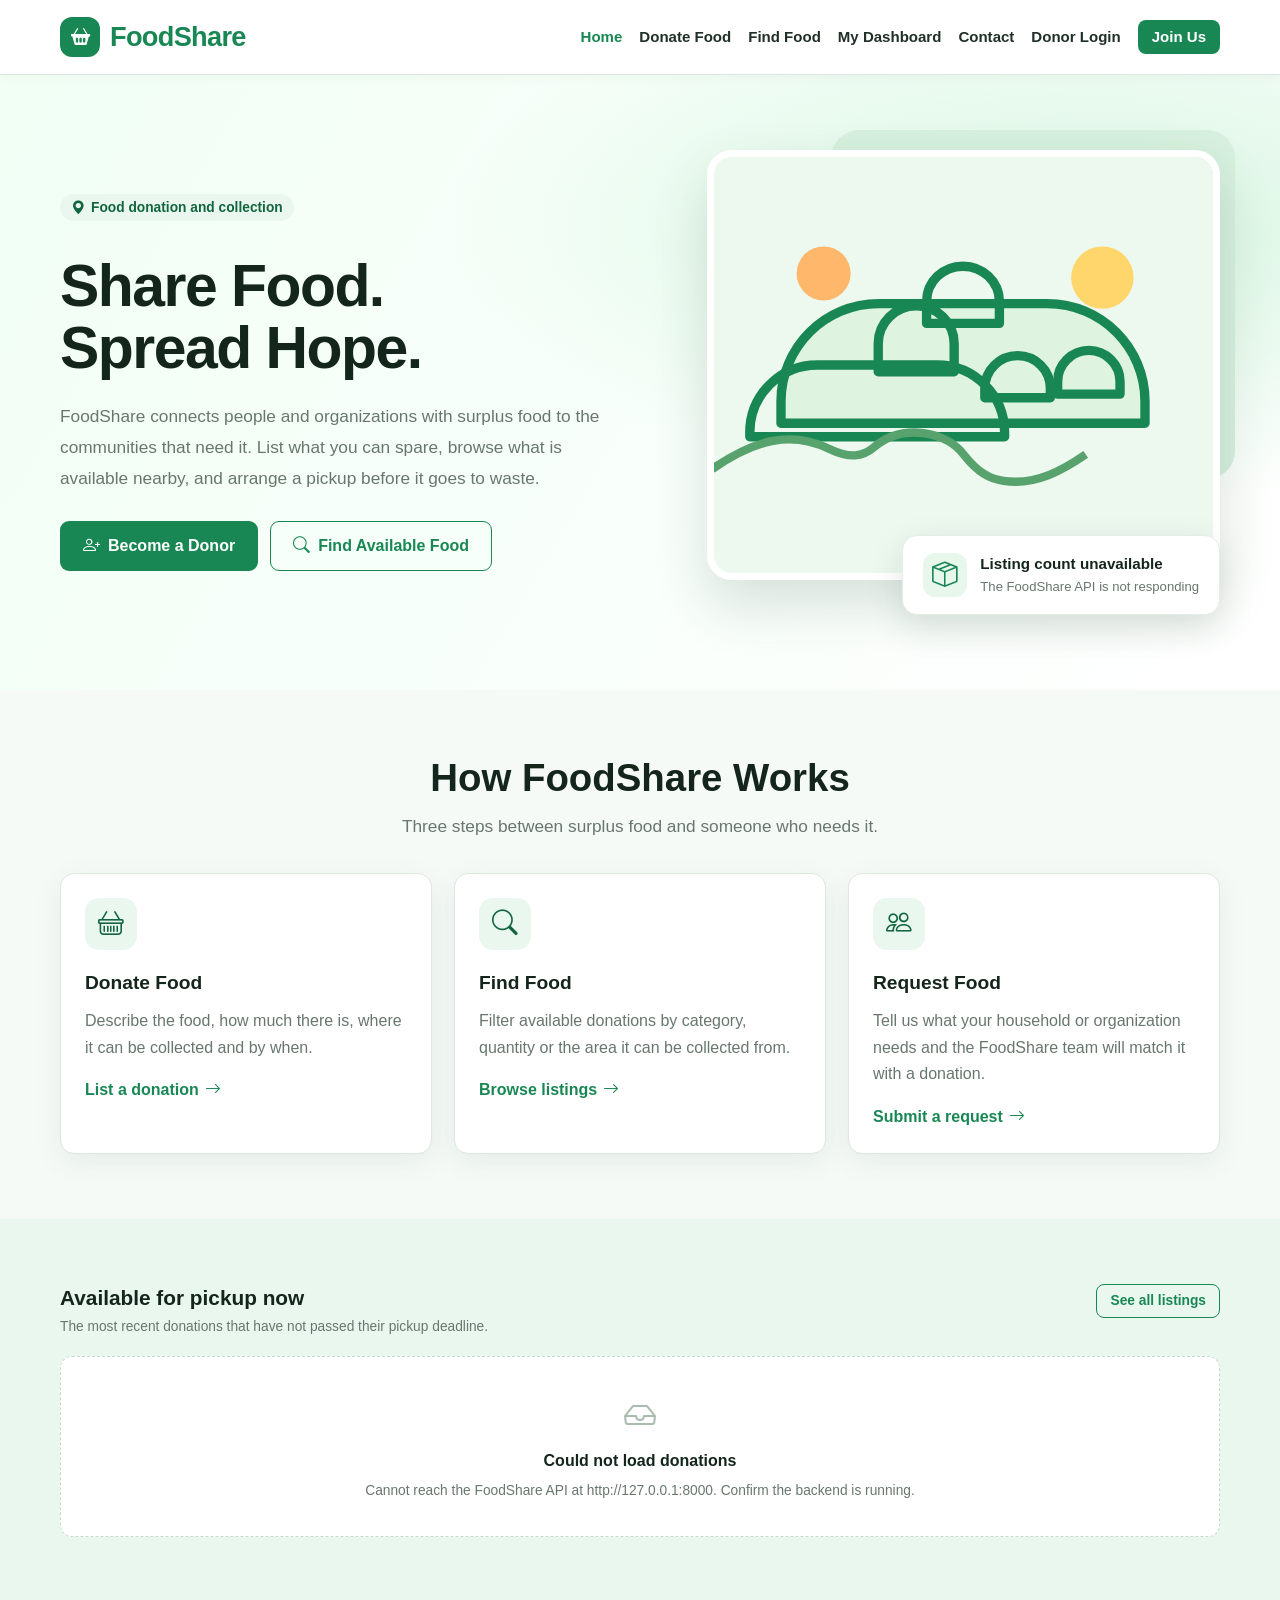
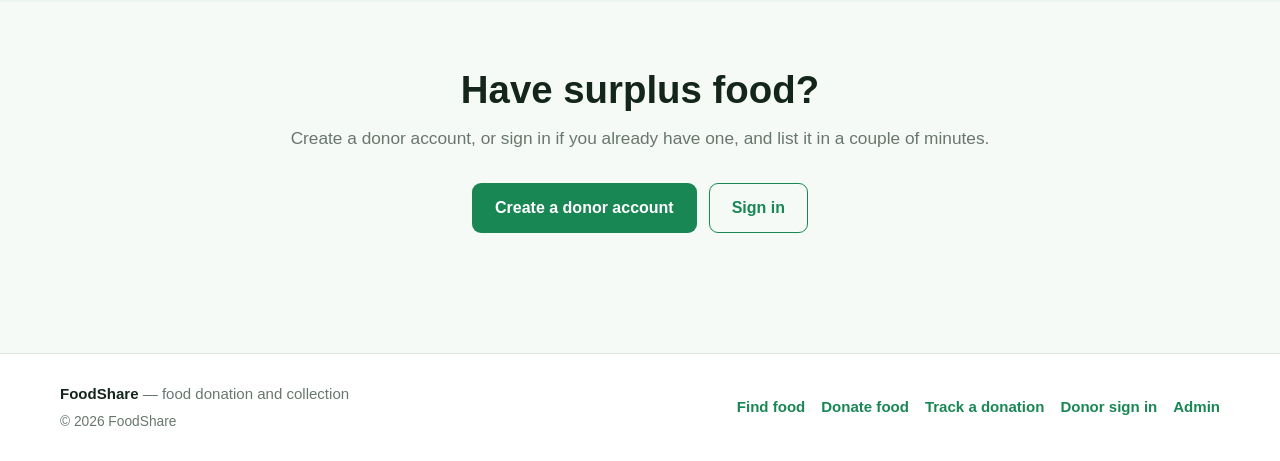
<file: html/index.html>
<!DOCTYPE html>
<html lang="en">
<head>
    <meta charset="UTF-8">
    <meta name="viewport" content="width=device-width, initial-scale=1.0">
    <meta name="description" content="FoodShare connects food donors with people and organizations that need food. List surplus food, browse what is available nearby, and arrange a pickup.">
    <title>FoodShare | Share Food, Share Hope</title>
    <link rel="icon" href="data:image/svg+xml,%3Csvg xmlns='http://www.w3.org/2000/svg' viewBox='0 0 100 100'%3E%3Crect width='100' height='100' rx='24' fill='%23198754'/%3E%3Cpath d='M28 70c0-22 18-38 44-38 0 22-18 38-44 38z' fill='%23fff'/%3E%3C/svg%3E">
    <link rel="stylesheet" href="../css/vendor/bootstrap-icons.css">
    <link rel="stylesheet" href="../css/style.css">
</head>
<body>

<header class="navbar">
    <div class="container navbar-inner">
        <a class="logo" href="index.html">
            <span class="logo-mark"><i class="bi bi-basket2-fill" aria-hidden="true"></i></span>
            <span>FoodShare</span>
        </a>

        <button class="nav-toggle" type="button" aria-expanded="false"
                aria-controls="site-nav" aria-label="Open menu">
            <i class="bi bi-list" aria-hidden="true"></i>
        </button>

        <nav class="nav-links" id="site-nav" aria-label="Main navigation">
            <a href="index.html">Home</a>
            <a href="donate.html">Donate Food</a>
            <a href="find-food.html">Find Food</a>
            <a href="donor-dashboard.html">My Dashboard</a>
            <a href="contact.html">Contact</a>
            <a href="donor-login.html" data-auth-link>Donor Login</a>
            <a href="donor-register.html" class="btn btn-small">Join Us</a>
        </nav>
    </div>
</header>

<main>
    <section class="hero">
        <div class="container hero-layout">
            <div class="hero-content">
                <span class="badge">
                    <i class="bi bi-geo-alt-fill" aria-hidden="true"></i>
                    Food donation and collection
                </span>

                <h1>Share Food.<br>Spread Hope.</h1>

                <p>
                    FoodShare connects people and organizations with surplus food
                    to the communities that need it. List what you can spare,
                    browse what is available nearby, and arrange a pickup before
                    it goes to waste.
                </p>

                <div class="hero-actions">
                    <a href="donor-register.html" class="btn">
                        <i class="bi bi-person-plus" aria-hidden="true"></i>
                        Become a Donor
                    </a>

                    <a href="find-food.html" class="btn btn-outline">
                        <i class="bi bi-search" aria-hidden="true"></i>
                        Find Available Food
                    </a>
                </div>
            </div>

            <div class="hero-visual">
                <img
                    src="https://images.unsplash.com/photo-1488459716781-31db52582fe9?auto=format&fit=crop&w=1200&q=85"
                    alt="Fresh vegetables and fruit laid out for sharing"
                    width="1200"
                    height="800"
                    onerror="this.onerror=null;this.src='data:image/svg+xml,%3Csvg xmlns=%22http://www.w3.org/2000/svg%22 viewBox=%220 0 1200 800%22%3E%3Crect width=%221200%22 height=%22800%22 fill=%22%23edf8ef%22/%3E%3Cg fill=%22none%22 stroke=%22%23198754%22 stroke-width=%2218%22 stroke-linecap=%22round%22 stroke-linejoin=%22round%22%3E%3Cpath d=%22M250 470c0-104 84-188 188-188h324c104 0 188 84 188 188v42H250z%22 fill=%22%23dff3e1%22/%3E%3Cpath d=%22M320 400h230c72 0 130 58 130 130v8H190v-8c0-72 58-130 130-130z%22/%3E%3Cpath d=%22M510 286c40 0 73 33 73 73v54h-146v-54c0-40 33-73 73-73z%22/%3E%3Cpath d=%22M705 382c35 0 63 28 63 63v18h-126v-18c0-35 28-63 63-63z%22/%3E%3Cpath d=%22M600 210c38 0 70 30 70 68v42H530v-42c0-38 31-68 70-68z%22/%3E%3Cpath d=%22M842 372c33 0 60 27 60 60v24H782v-24c0-33 27-60 60-60z%22/%3E%3C/g%3E%3Ccircle cx=%22868%22 cy=%22232%22 r=%2260%22 fill=%22%23ffd66b%22/%3E%3Ccircle cx=%22332%22 cy=%22224%22 r=%2252%22 fill=%22%23ffb86b%22/%3E%3Cpath d=%22M118 600c84-58 152-73 224-39 40 19 65 16 87-3 29-25 62-31 95-27 39 6 61 20 78 42 27 34 49 46 76 50 63 9 116-22 158-51%22 fill=%22none%22 stroke=%22%2358a36d%22 stroke-width=%2216%22/%3E%3C/svg%3E';"
                >

                <div class="image-note">
                    <span class="note-icon"><i class="bi bi-box-seam" aria-hidden="true"></i></span>
                    <div>
                        <strong id="hero-available-count">Checking listings…</strong>
                        <p id="hero-available-hint">Available for pickup today</p>
                    </div>
                </div>
            </div>
        </div>
    </section>

    <section class="section">
        <div class="container">
            <div class="text-center">
                <h2 class="section-title">How FoodShare Works</h2>
                <p class="section-description">
                    Three steps between surplus food and someone who needs it.
                </p>
            </div>

            <div class="grid" style="margin-top:32px;">
                <article class="card">
                    <div class="card-icon"><i class="bi bi-basket" aria-hidden="true"></i></div>
                    <h3>Donate Food</h3>
                    <p>
                        Describe the food, how much there is, where it can be
                        collected and by when.
                    </p>
                    <a class="card-link" href="donate.html">
                        List a donation
                        <i class="bi bi-arrow-right" aria-hidden="true"></i>
                    </a>
                </article>

                <article class="card">
                    <div class="card-icon"><i class="bi bi-search" aria-hidden="true"></i></div>
                    <h3>Find Food</h3>
                    <p>
                        Filter available donations by category, quantity or the
                        area it can be collected from.
                    </p>
                    <a class="card-link" href="find-food.html">
                        Browse listings
                        <i class="bi bi-arrow-right" aria-hidden="true"></i>
                    </a>
                </article>

                <article class="card">
                    <div class="card-icon"><i class="bi bi-people" aria-hidden="true"></i></div>
                    <h3>Request Food</h3>
                    <p>
                        Tell us what your household or organization needs and
                        the FoodShare team will match it with a donation.
                    </p>
                    <a class="card-link" href="find-food.html#request-food">
                        Submit a request
                        <i class="bi bi-arrow-right" aria-hidden="true"></i>
                    </a>
                </article>
            </div>
        </div>
    </section>

    <section class="section" style="background:var(--primary-light);">
        <div class="container">
            <div class="panel-head">
                <div>
                    <h2>Available for pickup now</h2>
                    <p class="panel-subtitle">
                        The most recent donations that have not passed their pickup deadline.
                    </p>
                </div>

                <a href="find-food.html" class="btn btn-outline btn-small">
                    See all listings
                </a>
            </div>

            <div id="home-listings" class="listing-grid">
                <p class="loading">Loading donations</p>
            </div>
        </div>
    </section>

    <section class="section text-center">
        <div class="container">
            <h2 class="section-title">Have surplus food?</h2>
            <p class="section-description" style="margin-inline:auto;">
                Create a donor account, or sign in if you already have one, and
                list it in a couple of minutes.
            </p>

            <div class="hero-actions" style="justify-content:center;margin-top:22px;">
                <a href="donor-register.html" class="btn">Create a donor account</a>
                <a href="donor-login.html" class="btn btn-outline">Sign in</a>
            </div>
        </div>
    </section>
</main>

<footer class="footer">
    <div class="container footer-inner">
        <div>
            <p><strong>FoodShare</strong> — food donation and collection</p>
            <p class="footer-copy">&copy; <span id="current-year"></span> FoodShare</p>
        </div>

        <nav class="footer-links" aria-label="Footer navigation">
            <a href="find-food.html">Find food</a>
            <a href="donate.html">Donate food</a>
            <a href="track.html">Track a donation</a>
            <a href="donor-login.html">Donor sign in</a>
            <a href="admin-login.html">Admin</a>
        </nav>
    </div>
</footer>

<script src="../js/api.js"></script>
<script src="../js/food-card.js"></script>
<script src="../js/home.js"></script>
</body>
</html>
</file>
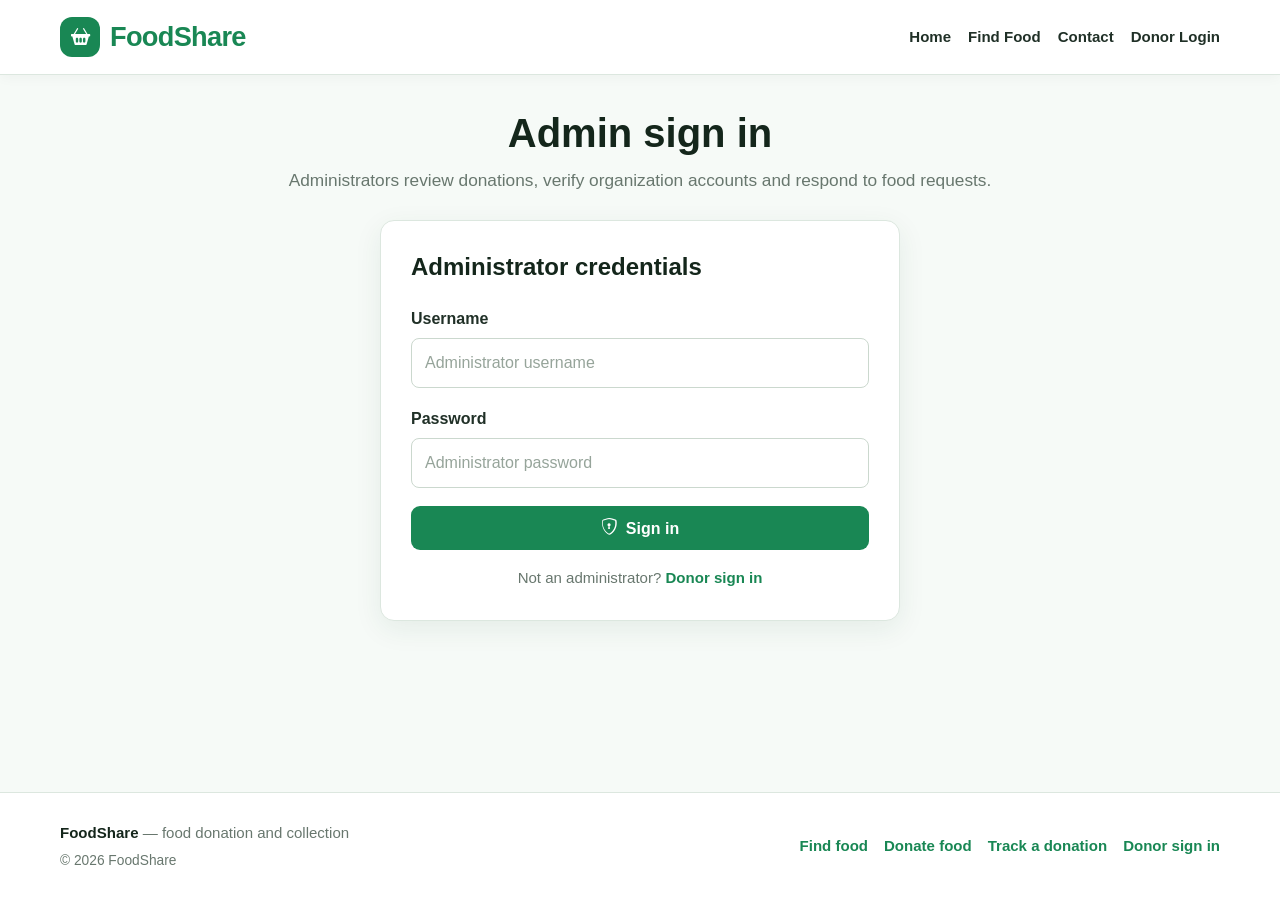
<file: html/admin-login.html>
<!DOCTYPE html>
<html lang="en">
<head>
    <meta charset="UTF-8">
    <meta name="viewport" content="width=device-width, initial-scale=1.0">
    <meta name="theme-color" content="#19703c">
    <meta name="robots" content="noindex">
    <title>Admin Sign In | FoodShare</title>
    <link rel="icon" href="data:image/svg+xml,%3Csvg xmlns='http://www.w3.org/2000/svg' viewBox='0 0 100 100'%3E%3Crect width='100' height='100' rx='24' fill='%23198754'/%3E%3Cpath d='M28 70c0-22 18-38 44-38 0 22-18 38-44 38z' fill='%23fff'/%3E%3C/svg%3E">
    <link rel="stylesheet" href="../css/vendor/bootstrap-icons.css">
    <link rel="stylesheet" href="../css/style.css">
</head>
<body>

<header class="navbar">
    <div class="container navbar-inner">
        <a class="logo" href="index.html">
            <span class="logo-mark"><i class="bi bi-basket2-fill" aria-hidden="true"></i></span>
            <span>FoodShare</span>
        </a>

        <button class="nav-toggle" type="button" aria-expanded="false"
                aria-controls="site-nav" aria-label="Open menu">
            <i class="bi bi-list" aria-hidden="true"></i>
        </button>

        <nav class="nav-links" id="site-nav" aria-label="Main navigation">
            <a href="index.html">Home</a>
            <a href="find-food.html">Find Food</a>
            <a href="contact.html">Contact</a>
            <a href="donor-login.html">Donor Login</a>
        </nav>
    </div>
</header>

<main class="container">
    <div class="page-head text-center">
        <h1>Admin sign in</h1>
        <p class="page-intro" style="margin-inline:auto;">
            Administrators review donations, verify organization accounts and
            respond to food requests.
        </p>
    </div>

    <section class="panel auth-card" aria-labelledby="admin-login-heading">
        <div class="panel-head">
            <h2 id="admin-login-heading">Administrator credentials</h2>
        </div>

        <div id="admin-login-message" class="message" role="status" aria-live="polite"></div>

        <form id="admin-login-form" novalidate>
            <div class="form-group">
                <label for="admin-username">Username</label>
                <input id="admin-username" name="username" type="text" required
                       autocomplete="username" placeholder="Administrator username">
            </div>

            <div class="form-group">
                <label for="admin-password">Password</label>
                <input id="admin-password" name="password" type="password" required
                       autocomplete="current-password" placeholder="Administrator password">
            </div>

            <button id="admin-login-button" type="submit" class="btn btn-full">
                <i class="bi bi-shield-lock" aria-hidden="true"></i>
                Sign in
            </button>
        </form>

        <p class="form-footer">
            Not an administrator?
            <a href="donor-login.html">Donor sign in</a>
        </p>
    </section>
</main>

<footer class="footer">
    <div class="container footer-inner">
        <div>
            <p><strong>FoodShare</strong> — food donation and collection</p>
            <p class="footer-copy">&copy; <span id="current-year"></span> FoodShare</p>
        </div>

        <nav class="footer-links" aria-label="Footer navigation">
            <a href="find-food.html">Find food</a>
            <a href="donate.html">Donate food</a>
            <a href="track.html">Track a donation</a>
            <a href="donor-login.html">Donor sign in</a>
        </nav>
    </div>
</footer>

<script src="../js/api.js"></script>
<script src="../js/admin-login.js"></script>
</body>
</html>
</file>
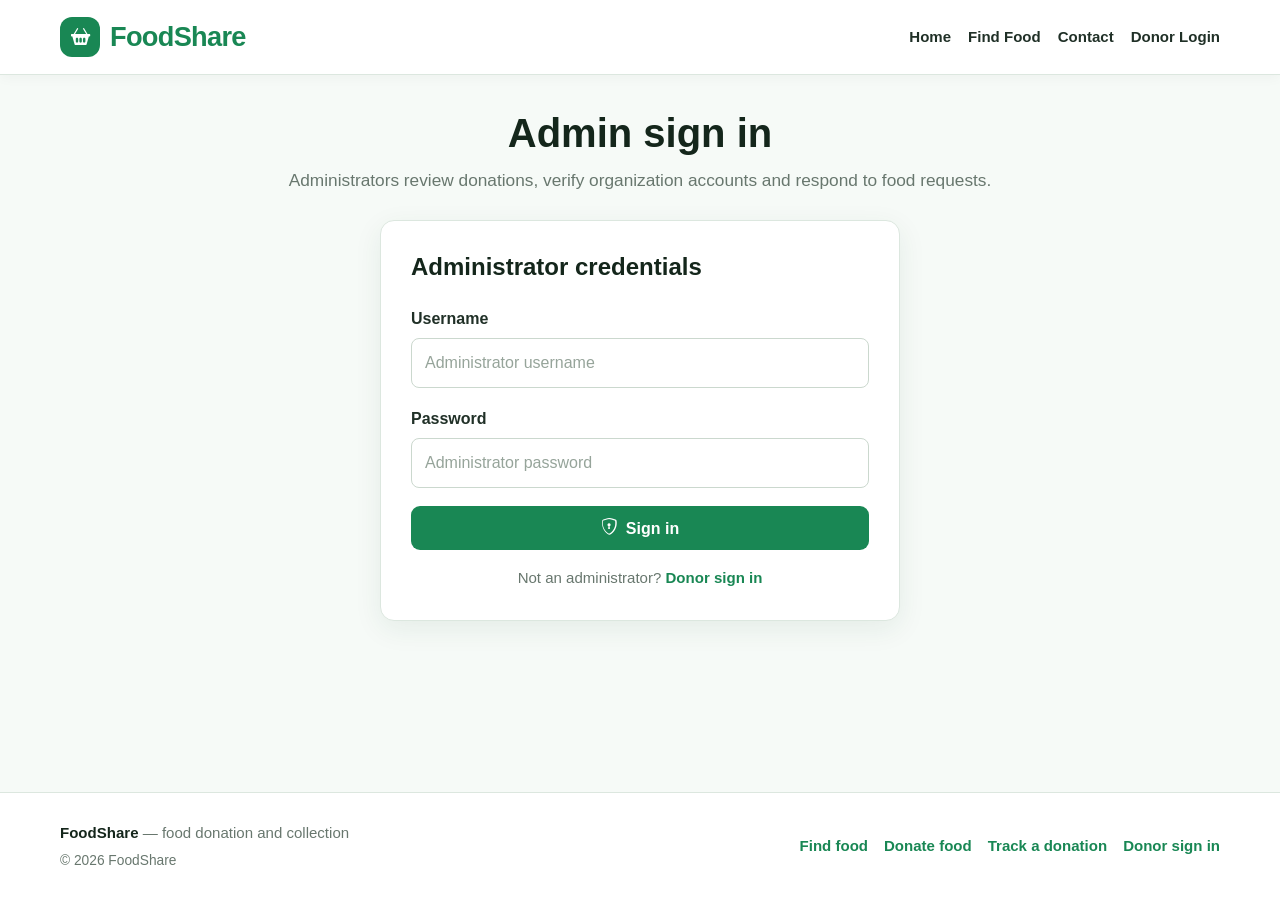
<file: html/admin.html>
<!DOCTYPE html>
<html lang="en">
<head>
    <meta charset="UTF-8">
    <meta name="viewport" content="width=device-width, initial-scale=1.0">
    <meta name="description" content="FoodShare administration: donations, donor accounts and food requests.">
    <meta name="robots" content="noindex">
    <title>Admin Console | FoodShare</title>
    <link rel="icon" href="data:image/svg+xml,%3Csvg xmlns='http://www.w3.org/2000/svg' viewBox='0 0 100 100'><rect width='100' height='100' rx='24' fill='%23122341'/%3E%3Cpath d='M28 70c0-22 18-38 44-38 0 22-18 38-44 38z' fill='%2392c5f9'/></svg>">
    <link rel="stylesheet" href="../css/vendor/bootstrap-icons.css">
    <link rel="stylesheet" href="../css/style.css">
</head>
<body>
<header class="navbar">
  <div class="container navbar-inner">
      <a class="logo" href="index.html">
        <span class="logo-mark"><i class="bi bi-basket2-fill" aria-hidden="true"></i></span>
        <span>FoodShare</span>
        <span class="badge">Admin</span>
      </a>

      <button class="nav-toggle" type="button" aria-expanded="false"
              aria-controls="site-nav" aria-label="Open menu">
        <i class="bi bi-list" aria-hidden="true"></i>
      </button>

      <nav class="nav-links" id="site-nav" aria-label="Admin navigation">
        <a href="find-food.html">View site</a>
        <a href="admin.html" class="active" aria-current="page">Console</a>
        <button id="logout" class="btn btn-ghost btn-small" type="button">Sign out</button>
      </nav>
  </div>
</header>

<main class="container dashboard">
  <div class="dashboard-head">
    <div>
      <h1>Operations console</h1>
      <p class="muted">Live data for donations, donor accounts and incoming food requests.</p>
    </div>
    <button id="refresh" class="btn" type="button">
      <i class="bi bi-arrow-clockwise" aria-hidden="true"></i> Refresh
    </button>
  </div>

  <div id="alert" class="message" role="status" aria-live="polite"></div>

  <section class="stats-grid stats-grid--balanced" aria-label="Summary">
    <article class="stat-card">
      <h3>Total donations</h3>
      <strong id="m-total">—</strong>
    </article>
    <article class="stat-card">
      <h3>Available now</h3>
      <strong id="m-available">—</strong>
    </article>
    <article class="stat-card">
      <h3>Completed</h3>
      <strong id="m-completed">—</strong>
    </article>
    <article class="stat-card stat-card--muted">
      <h3>Cancelled or expired</h3>
      <strong id="m-closed">—</strong>
    </article>
    <article class="stat-card">
      <h3>Donor accounts</h3>
      <strong id="m-donors">—</strong>
    </article>
    <article class="stat-card stat-card--accent">
      <h3>Organizations pending</h3>
      <strong id="m-pending">—</strong>
    </article>
  </section>

  <section class="panel" aria-labelledby="mail-heading">
    <div class="panel-head">
      <div>
        <h2 id="mail-heading">Email delivery</h2>
        <p class="panel-subtitle">Signup and password reset codes leave through this mailbox.</p>
      </div>
      <span id="mail-mode" class="badge badge-warning">Checking…</span>
    </div>

    <dl class="detail-list detail-list--compact">
      <div>
        <dt>Server</dt>
        <dd id="mail-host">—</dd>
      </div>
      <div>
        <dt>Sender</dt>
        <dd id="mail-sender">—</dd>
      </div>
      <div>
        <dt>Encryption</dt>
        <dd id="mail-transport">—</dd>
      </div>
    </dl>

    <p id="mail-hint" class="form-help form-help--block" hidden></p>

    <form id="mail-test-form" class="mail-test" novalidate>
      <div class="form-group">
        <label for="mail-test-address">Send a test message to</label>
        <input id="mail-test-address" name="address" type="email" required
               maxlength="255" placeholder="your.address@gmail.com" autocomplete="email">
      </div>
      <button id="mail-test-button" type="submit" class="btn">
        <i class="bi bi-send-check" aria-hidden="true"></i> Send test email
      </button>
    </form>
  </section>

  <section class="panel" aria-labelledby="donations-heading">
    <div class="panel-head">
      <div>
        <h2 id="donations-heading">Donations</h2>
        <p class="panel-subtitle">Change a status inline, or delete a test record.</p>
      </div>
      <span class="count-pill" id="donations-count">0</span>
    </div>

    <div class="toolbar toolbar--compact" role="search">
      <input id="q" type="search" placeholder="Search food, donor or area" aria-label="Search donations">
      <select id="f-status" aria-label="Filter by status">
        <option value="">All statuses</option>
        <option>Available</option>
        <option>Reserved</option>
        <option>Completed</option>
        <option>Cancelled</option>
        <option>Expired</option>
      </select>
      <select id="f-type" aria-label="Filter by type">
        <option value="">All types</option>
        <option>Food</option>
        <option>Drink</option>
      </select>
    </div>

    <div class="table-wrapper">
      <table>
        <colgroup>
          <col style="width:4%">
          <col style="width:15%">
          <col style="width:7%">
          <col style="width:10%">
          <col style="width:10%">
          <col style="width:13%">
          <col style="width:15%">
          <col style="width:11%">
          <col style="width:15%">
        </colgroup>
        <thead>
          <tr>
            <th scope="col">ID</th>
            <th scope="col">Food</th>
            <th scope="col">Qty</th>
            <th scope="col">Category</th>
            <th scope="col">Area</th>
            <th scope="col">Pickup by</th>
            <th scope="col">Donor</th>
            <th scope="col">Status</th>
            <th scope="col" class="cell-actions">Actions</th>
          </tr>
        </thead>
        <tbody id="donations-body">
          <tr><td colspan="9"><p class="loading">Loading donations</p></td></tr>
        </tbody>
      </table>
    </div>
  </section>

  <section class="panel" aria-labelledby="donors-heading">
    <div class="panel-head">
      <div>
        <h2 id="donors-heading">Donor accounts</h2>
        <p class="panel-subtitle">Organization accounts stay pending until they are verified here.</p>
      </div>
      <span class="count-pill" id="donors-count">0</span>
    </div>

    <div class="table-wrapper">
      <table>
        <colgroup>
          <col style="width:4%">
          <col style="width:12%">
          <col style="width:14%">
          <col style="width:13%">
          <col style="width:24%">
          <col style="width:12%">
          <col style="width:11%">
          <col style="width:10%">
        </colgroup>
        <thead>
          <tr>
            <th scope="col">ID</th>
            <th scope="col">Name</th>
            <th scope="col">Account</th>
            <th scope="col">Area</th>
            <th scope="col">Email</th>
            <th scope="col">Phone</th>
            <th scope="col">Verification</th>
            <th scope="col" class="cell-actions">Actions</th>
          </tr>
        </thead>
        <tbody id="donors-body">
          <tr><td colspan="8"><p class="loading">Loading accounts</p></td></tr>
        </tbody>
      </table>
    </div>
  </section>

  <section class="panel" aria-labelledby="requests-heading">
    <div class="panel-head">
      <div>
        <h2 id="requests-heading">Food requests</h2>
        <p class="panel-subtitle">Requests submitted from the Find Food page.</p>
      </div>
      <span class="count-pill" id="requests-count">0</span>
    </div>

    <div class="table-wrapper">
      <table>
        <colgroup>
          <col style="width:5%">
          <col style="width:15%">
          <col style="width:12%">
          <col style="width:13%">
          <col style="width:13%">
          <col style="width:10%">
          <col style="width:12%">
          <col style="width:20%">
        </colgroup>
        <thead>
          <tr>
            <th scope="col">ID</th>
            <th scope="col">Requester</th>
            <th scope="col">Contact</th>
            <th scope="col">Area</th>
            <th scope="col">Category</th>
            <th scope="col">Quantity</th>
            <th scope="col">Status</th>
            <th scope="col" class="cell-actions">Actions</th>
          </tr>
        </thead>
        <tbody id="requests-body">
          <tr><td colspan="8"><p class="loading">Loading requests</p></td></tr>
        </tbody>
      </table>
    </div>
  </section>
</main>

<footer class="footer">
  <div class="container footer-inner">
    <p class="footer-copy">FoodShare administrator session &copy; <span id="current-year"></span></p>
    <nav class="footer-links" aria-label="Footer navigation">
      <a href="index.html">Home</a>
      <a href="find-food.html">Find food</a>
    </nav>
  </div>
</footer>

<script src="../js/api.js"></script>
<script src="../js/admin.js"></script>
</body>
</html>
</file>
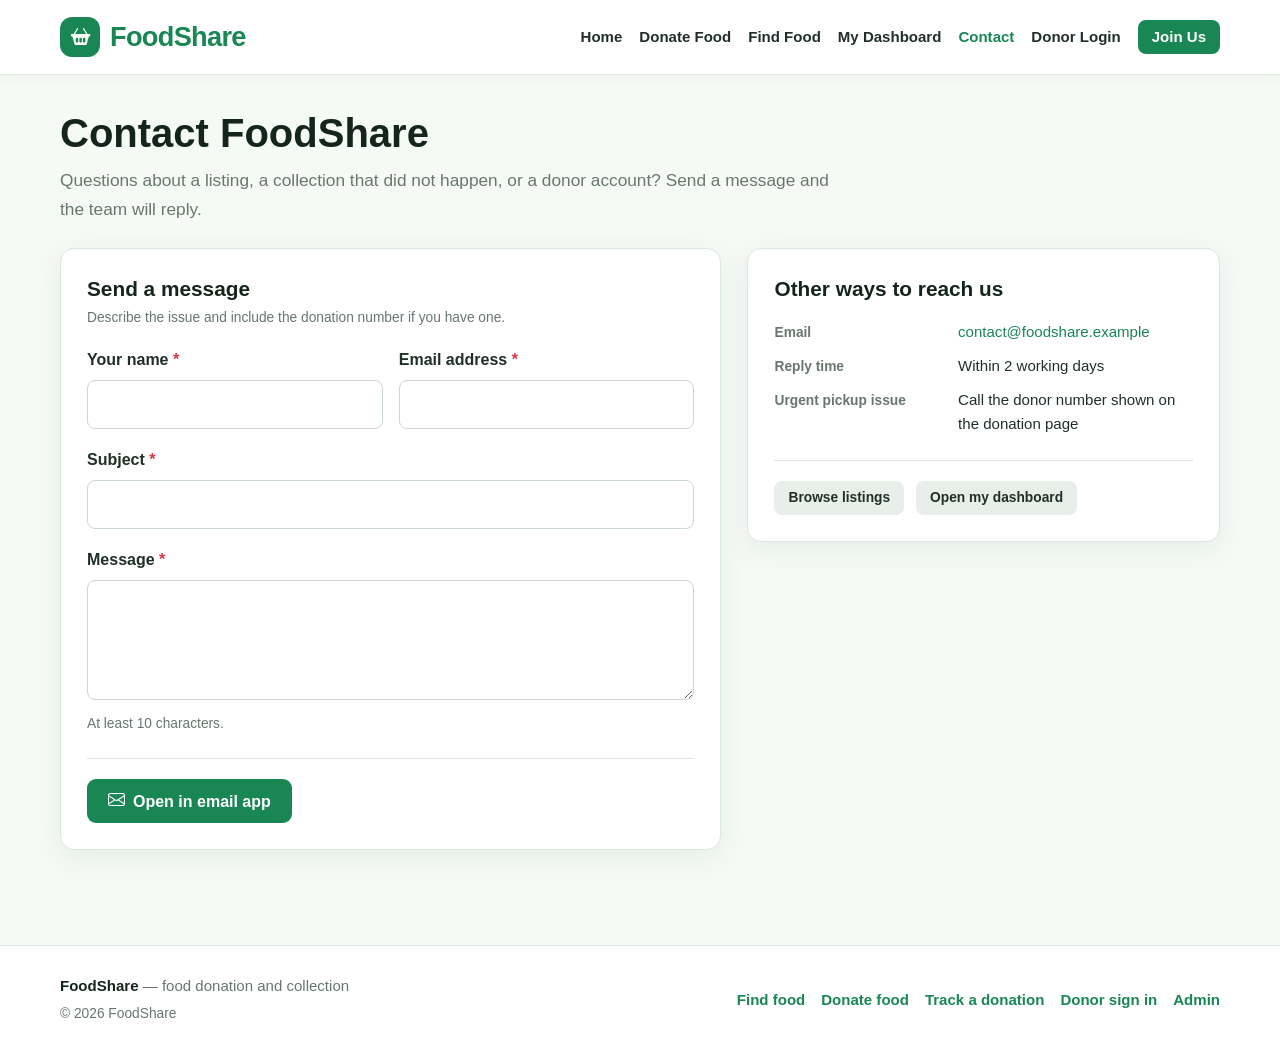
<file: html/contact.html>
<!DOCTYPE html>
<html lang="en">
<head>
    <meta charset="UTF-8">
    <meta name="viewport" content="width=device-width, initial-scale=1.0">
    <meta name="description" content="Contact the FoodShare team about donations, collections, or a problem with a listing.">
    <title>Contact | FoodShare</title>
    <link rel="icon" href="data:image/svg+xml,%3Csvg xmlns='http://www.w3.org/2000/svg' viewBox='0 0 100 100'%3E%3Crect width='100' height='100' rx='24' fill='%23198754'/%3E%3Cpath d='M28 70c0-22 18-38 44-38 0 22-18 38-44 38z' fill='%23fff'/%3E%3C/svg%3E">
    <link rel="stylesheet" href="../css/vendor/bootstrap-icons.css">
    <link rel="stylesheet" href="../css/style.css">
</head>
<body>

<header class="navbar">
    <div class="container navbar-inner">
        <a class="logo" href="index.html">
            <span class="logo-mark"><i class="bi bi-basket2-fill" aria-hidden="true"></i></span>
            <span>FoodShare</span>
        </a>

        <button class="nav-toggle" type="button" aria-expanded="false"
                aria-controls="site-nav" aria-label="Open menu">
            <i class="bi bi-list" aria-hidden="true"></i>
        </button>

        <nav class="nav-links" id="site-nav" aria-label="Main navigation">
            <a href="index.html">Home</a>
            <a href="donate.html">Donate Food</a>
            <a href="find-food.html">Find Food</a>
            <a href="donor-dashboard.html">My Dashboard</a>
            <a href="contact.html">Contact</a>
            <a href="donor-login.html" data-auth-link>Donor Login</a>
            <a href="donor-register.html" class="btn btn-small">Join Us</a>
        </nav>
    </div>
</header>

<main class="container">
    <div class="page-head">
        <h1>Contact FoodShare</h1>
        <p class="page-intro">
            Questions about a listing, a collection that did not happen, or a
            donor account? Send a message and the team will reply.
        </p>
    </div>

    <div class="split-main" style="padding-top:0;">
        <section class="panel" aria-labelledby="contact-form-heading">
            <div class="panel-head">
                <div>
                    <h2 id="contact-form-heading">Send a message</h2>
                    <p class="panel-subtitle">Describe the issue and include the donation number if you have one.</p>
                </div>
            </div>

            <div id="contact-message" class="message" role="status" aria-live="polite"></div>

            <form id="contact-form" novalidate>
                <div class="form-row">
                    <div class="form-group">
                        <label for="contact-name">Your name <span class="required">*</span></label>
                        <input id="contact-name" name="name" type="text" required
                               minlength="2" maxlength="150" autocomplete="name">
                    </div>

                    <div class="form-group">
                        <label for="contact-email">Email address <span class="required">*</span></label>
                        <input id="contact-email" name="email" type="email" required
                               maxlength="200" autocomplete="email">
                    </div>
                </div>

                <div class="form-group">
                    <label for="contact-subject">Subject <span class="required">*</span></label>
                    <input id="contact-subject" name="subject" type="text" required maxlength="150">
                </div>

                <div class="form-group">
                    <label for="contact-body">Message <span class="required">*</span></label>
                    <textarea id="contact-body" name="message" required
                              minlength="10" maxlength="3000"></textarea>
                    <p class="form-help">At least 10 characters.</p>
                </div>

                <div class="form-actions">
                    <button type="submit" class="btn" id="contact-submit">
                        <i class="bi bi-envelope" aria-hidden="true"></i>
                        Open in email app
                    </button>
                </div>
            </form>
        </section>

        <aside class="panel" aria-labelledby="contact-info-heading">
            <div class="panel-head">
                <h2 id="contact-info-heading">Other ways to reach us</h2>
            </div>

            <dl class="detail-list">
                <div>
                    <dt>Email</dt>
                    <dd><a href="mailto:contact@foodshare.example" id="support-email">contact@foodshare.example</a></dd>
                </div>
                <div>
                    <dt>Reply time</dt>
                    <dd>Within 2 working days</dd>
                </div>
                <div>
                    <dt>Urgent pickup issue</dt>
                    <dd>Call the donor number shown on the donation page</dd>
                </div>
            </dl>

            <div class="form-actions">
                <a class="btn btn-secondary btn-small" href="find-food.html">
                    Browse listings
                </a>
                <a class="btn btn-secondary btn-small" href="donor-dashboard.html">
                    Open my dashboard
                </a>
            </div>
        </aside>
    </div>
</main>

<footer class="footer">
    <div class="container footer-inner">
        <div>
            <p><strong>FoodShare</strong> — food donation and collection</p>
            <p class="footer-copy">&copy; <span id="current-year"></span> FoodShare</p>
        </div>

        <nav class="footer-links" aria-label="Footer navigation">
            <a href="find-food.html">Find food</a>
            <a href="donate.html">Donate food</a>
            <a href="track.html">Track a donation</a>
            <a href="donor-login.html">Donor sign in</a>
            <a href="admin-login.html">Admin</a>
        </nav>
    </div>
</footer>

<script src="../js/api.js"></script>
<script src="../js/contact.js"></script>
</body>
</html>
</file>
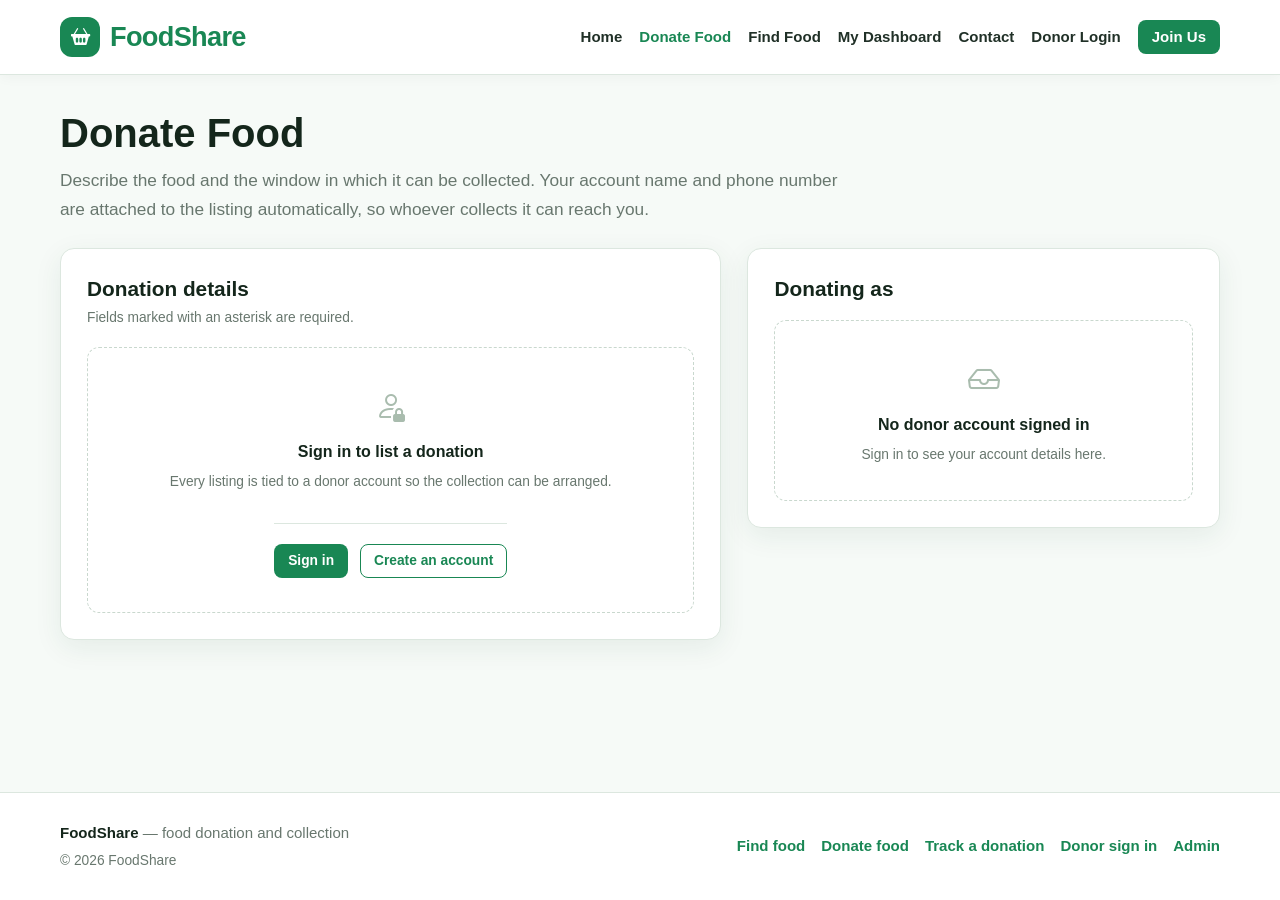
<file: html/donate.html>
<!DOCTYPE html>
<html lang="en">
<head>
    <meta charset="UTF-8">
    <meta name="viewport" content="width=device-width, initial-scale=1.0">
    <meta name="description" content="List surplus food on FoodShare so it can be collected before it goes to waste.">
    <title>Donate Food | FoodShare</title>
    <link rel="icon" href="data:image/svg+xml,%3Csvg xmlns='http://www.w3.org/2000/svg' viewBox='0 0 100 100'%3E%3Crect width='100' height='100' rx='24' fill='%23198754'/%3E%3Cpath d='M28 70c0-22 18-38 44-38 0 22-18 38-44 38z' fill='%23fff'/%3E%3C/svg%3E">
    <link rel="stylesheet" href="../css/vendor/bootstrap-icons.css">
    <link rel="stylesheet" href="../css/style.css">
</head>
<body>

<header class="navbar">
    <div class="container navbar-inner">
        <a class="logo" href="index.html">
            <span class="logo-mark"><i class="bi bi-basket2-fill" aria-hidden="true"></i></span>
            <span>FoodShare</span>
        </a>

        <button class="nav-toggle" type="button" aria-expanded="false"
                aria-controls="site-nav" aria-label="Open menu">
            <i class="bi bi-list" aria-hidden="true"></i>
        </button>

        <nav class="nav-links" id="site-nav" aria-label="Main navigation">
            <a href="index.html">Home</a>
            <a href="donate.html">Donate Food</a>
            <a href="find-food.html">Find Food</a>
            <a href="donor-dashboard.html">My Dashboard</a>
            <a href="contact.html">Contact</a>
            <a href="donor-login.html" data-auth-link>Donor Login</a>
            <a href="donor-register.html" class="btn btn-small">Join Us</a>
        </nav>
    </div>
</header>

<main class="container">
    <div class="page-head">
        <h1>Donate Food</h1>
        <p class="page-intro">
            Describe the food and the window in which it can be collected.
            Your account name and phone number are attached to the listing
            automatically, so whoever collects it can reach you.
        </p>
    </div>

    <div class="split-main" style="padding-top:0;">
        <section class="panel" aria-labelledby="donation-form-heading">
            <div class="panel-head">
                <div>
                    <h2 id="donation-form-heading">Donation details</h2>
                    <p class="panel-subtitle">Fields marked with an asterisk are required.</p>
                </div>
            </div>

            <div id="donation-message" class="message" role="status" aria-live="polite"></div>

            <form id="donation-form" novalidate>
                <div class="form-group">
                    <label for="food_name">What is the food? <span class="required">*</span></label>
                    <input id="food_name" name="food_name" type="text" required
                           maxlength="200" placeholder="Example: Fresh vegetable box">
                </div>

                <div class="form-row">
                    <div class="form-group">
                        <label for="item_type">Type <span class="required">*</span></label>
                        <select id="item_type" name="item_type" required>
                            <option value="Food">Food</option>
                            <option value="Drink">Drink</option>
                        </select>
                    </div>

                    <div class="form-group">
                        <label for="category">Category <span class="required">*</span></label>
                        <select id="category" name="category" required>
                            <option value="">Choose a category</option>
                            <option value="Cooked Food">Cooked Food</option>
                            <option value="Fresh Produce">Fresh Produce</option>
                            <option value="Bakery">Bakery</option>
                            <option value="Groceries">Groceries</option>
                            <option value="Packaged Food">Packaged Food</option>
                            <option value="Drinks">Drinks</option>
                            <option value="Other">Other</option>
                        </select>
                    </div>
                </div>

                <div class="form-row">
                    <div class="form-group">
                        <label for="quantity">Quantity <span class="required">*</span></label>
                        <input id="quantity" name="quantity" type="number"
                               min="0.01" step="0.01" required placeholder="12">
                    </div>

                    <div class="form-group">
                        <label for="quantity_unit">Unit <span class="required">*</span></label>
                        <select id="quantity_unit" name="quantity_unit" required>
                            <option value="kg">Kilograms</option>
                            <option value="g">Grams</option>
                            <option value="litre">Litres</option>
                            <option value="ml">Millilitres</option>
                            <option value="piece">Pieces</option>
                            <option value="pack">Packs</option>
                            <option value="bottle">Bottles</option>
                            <option value="carton">Cartons</option>
                            <option value="can">Cans</option>
                            <option value="meal">Meals</option>
                        </select>
                    </div>
                </div>

                <div class="form-group">
                    <label for="location">Pickup location <span class="required">*</span></label>
                    <input id="location" name="location" type="text" required
                           maxlength="255" placeholder="Area, city">
                </div>

                <div class="form-row">
                    <div class="form-group">
                        <label for="pickup_deadline">Collect before <span class="required">*</span></label>
                        <input id="pickup_deadline" name="pickup_deadline"
                               type="datetime-local" required>
                        <p class="form-help">The listing disappears automatically after this time.</p>
                    </div>

                    <div class="form-group">
                        <label for="expiry_date">Food expiry date</label>
                        <input id="expiry_date" name="expiry_date" type="date">
                        <p class="form-help">Leave blank if the food has no fixed expiry date.</p>
                    </div>
                </div>

                <div class="form-group">
                    <label for="packaging_condition">Packaging condition</label>
                    <select id="packaging_condition" name="packaging_condition">
                        <option value="">Not specified</option>
                        <option value="Sealed">Sealed</option>
                        <option value="Properly Packed">Properly packed</option>
                        <option value="Freshly Prepared">Freshly prepared</option>
                        <option value="Refrigerated">Refrigerated</option>
                        <option value="Other">Other</option>
                    </select>
                </div>

                <div class="form-actions">
                    <button id="donation-submit" type="submit" class="btn">
                        <i class="bi bi-send" aria-hidden="true"></i>
                        Publish donation
                    </button>
                    <a href="donor-dashboard.html" class="btn btn-secondary">Go to dashboard</a>
                </div>
            </form>
        </section>

        <aside class="panel" aria-labelledby="donating-as-heading">
            <div class="panel-head">
                <h2 id="donating-as-heading">Donating as</h2>
            </div>

            <div id="donor-summary">
                <p class="loading">Loading your account</p>
            </div>
        </aside>
    </div>
</main>

<footer class="footer">
    <div class="container footer-inner">
        <div>
            <p><strong>FoodShare</strong> — food donation and collection</p>
            <p class="footer-copy">&copy; <span id="current-year"></span> FoodShare</p>
        </div>

        <nav class="footer-links" aria-label="Footer navigation">
            <a href="find-food.html">Find food</a>
            <a href="donate.html">Donate food</a>
            <a href="track.html">Track a donation</a>
            <a href="donor-login.html">Donor sign in</a>
            <a href="admin-login.html">Admin</a>
        </nav>
    </div>
</footer>

<script src="../js/api.js"></script>
<script src="../js/donate.js"></script>
</body>
</html>
</file>
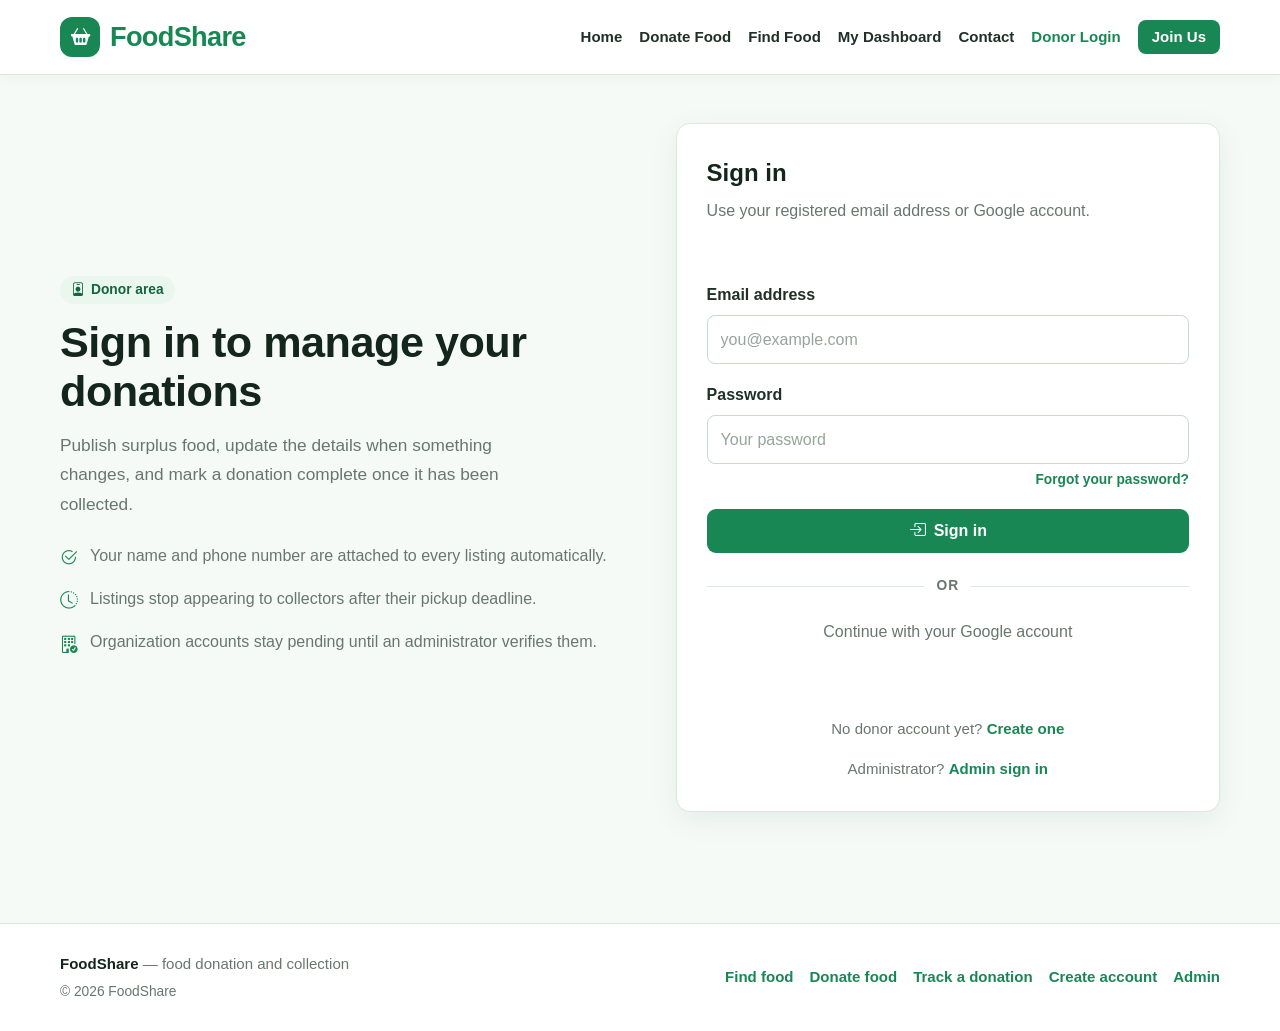
<file: html/donor-dashboard.html>
<!DOCTYPE html>
<html lang="en">
<head>
    <meta charset="UTF-8">
    <meta name="viewport" content="width=device-width, initial-scale=1.0">
    <meta name="description" content="Publish and manage your FoodShare food donations.">
    <title>Donor Dashboard | FoodShare</title>
    <link rel="icon" href="data:image/svg+xml,%3Csvg xmlns='http://www.w3.org/2000/svg' viewBox='0 0 100 100'%3E%3Crect width='100' height='100' rx='24' fill='%23198754'/%3E%3Cpath d='M28 70c0-22 18-38 44-38 0 22-18 38-44 38z' fill='%23fff'/%3E%3C/svg%3E">
    <link rel="stylesheet" href="../css/vendor/bootstrap-icons.css">
    <link rel="stylesheet" href="../css/style.css">
</head>
<body>

<header class="navbar">
    <div class="container navbar-inner">
        <a class="logo" href="index.html">
            <span class="logo-mark"><i class="bi bi-basket2-fill" aria-hidden="true"></i></span>
            <span>FoodShare</span>
        </a>

        <button class="nav-toggle" type="button" aria-expanded="false"
                aria-controls="site-nav" aria-label="Open menu">
            <i class="bi bi-list" aria-hidden="true"></i>
        </button>

        <nav class="nav-links" id="site-nav" aria-label="Main navigation">
            <a href="index.html">Home</a>
            <a href="donate.html">Donate Food</a>
            <a href="find-food.html">Find Food</a>
            <a href="donor-profile.html" class="nav-profile-link" aria-label="My Profile" title="My Profile">
                <i class="bi bi-person-circle" aria-hidden="true"></i>
                <span class="sr-only">My Profile</span>
            </a>
            <a href="donor-dashboard.html">My Dashboard</a>
            <a href="contact.html">Contact</a>
            <a href="donor-login.html" data-auth-link>Donor Login</a>
            <a href="donor-register.html" class="btn btn-small">Join Us</a>
        </nav>
    </div>
</header>

<main class="container dashboard">
    <div class="dashboard-head">
        <div class="dashboard-identity">
            <a class="avatar avatar--sm" href="donor-profile.html"
               aria-label="Open my profile">
                <img id="dashboard-avatar" class="avatar-img"
                     src="../assets/default-avatar.svg"
                     alt="Your profile photo" width="68" height="68">
            </a>

            <div>
                <h1>Donor dashboard</h1>
                <div class="donor-meta">
                    <strong id="donor-name">Loading account</strong>
                    <span id="donor-type"></span>
                    <span id="verification-status"></span>
                </div>
            </div>
        </div>

        <div class="panel-actions">
            <a href="donor-profile.html" class="btn btn-outline btn-small">
                <i class="bi bi-person" aria-hidden="true"></i>
                My Profile
            </a>
            <a href="donate.html" class="btn btn-small">
                <i class="bi bi-plus-lg" aria-hidden="true"></i>
                Donate Food
            </a>
            <button id="logout-button" class="btn btn-secondary btn-small" type="button">
                <i class="bi bi-box-arrow-right" aria-hidden="true"></i>
                Sign out
            </button>
        </div>
    </div>

    <div id="dashboard-message" class="message" role="status" aria-live="polite"></div>

    <section class="stats-grid" aria-label="Your donation totals">
        <article class="stat-card stat-card--accent">
            <h3>Total donations</h3>
            <strong id="total-donations">0</strong>
        </article>

        <article class="stat-card">
            <h3>Available now</h3>
            <strong id="available-donations">0</strong>
        </article>

        <article class="stat-card">
            <h3>Completed</h3>
            <strong id="completed-donations">0</strong>
        </article>

        <article class="stat-card stat-card--muted">
            <h3>Cancelled or expired</h3>
            <strong id="closed-donations">0</strong>
        </article>
    </section>

    <div class="dashboard-grid">
        <section class="panel" aria-labelledby="donation-form-heading">
            <div class="panel-head">
                <div>
                    <h2 id="donation-form-heading">Publish a donation</h2>
                    <p class="panel-subtitle" id="form-mode-hint">
                        Your account name and phone number are added to the listing automatically.
                    </p>
                </div>
            </div>

            <div id="donation-message" class="message" role="status" aria-live="polite"></div>

            <form id="donation-form" novalidate>
                <div class="form-group">
                    <label for="food-name">Food name <span class="required">*</span></label>
                    <input id="food-name" name="food_name" type="text" required
                           minlength="2" maxlength="200" placeholder="Example: Fresh vegetable box">
                </div>

                <div class="form-row">
                    <div class="form-group">
                        <label for="item-type">Type <span class="required">*</span></label>
                        <select id="item-type" name="item_type" required>
                            <option value="Food">Food</option>
                            <option value="Drink">Drink</option>
                        </select>
                    </div>

                    <div class="form-group">
                        <label for="category">Category <span class="required">*</span></label>
                        <select id="category" name="category" required>
                            <option value="">Choose</option>
                            <option value="Cooked Food">Cooked Food</option>
                            <option value="Fresh Produce">Fresh Produce</option>
                            <option value="Bakery">Bakery</option>
                            <option value="Groceries">Groceries</option>
                            <option value="Packaged Food">Packaged Food</option>
                            <option value="Drinks">Drinks</option>
                            <option value="Other">Other</option>
                        </select>
                    </div>
                </div>

                <div class="form-row">
                    <div class="form-group">
                        <label for="quantity">Quantity <span class="required">*</span></label>
                        <input id="quantity" name="quantity" type="number"
                               min="0.01" step="0.01" required>
                    </div>

                    <div class="form-group">
                        <label for="quantity-unit">Unit <span class="required">*</span></label>
                        <select id="quantity-unit" name="quantity_unit" required>
                            <option value="kg">kg</option>
                            <option value="g">g</option>
                            <option value="litre">litre</option>
                            <option value="ml">ml</option>
                            <option value="piece">piece</option>
                            <option value="pack">pack</option>
                            <option value="bottle">bottle</option>
                            <option value="carton">carton</option>
                            <option value="can">can</option>
                            <option value="meal">meal</option>
                        </select>
                    </div>
                </div>

                <div class="form-group">
                    <label for="location">Pickup location <span class="required">*</span></label>
                    <input id="location" name="location" type="text" required
                           minlength="2" maxlength="255" placeholder="Area, city">
                </div>

                <div class="form-group">
                    <label for="pickup-deadline">Collect before <span class="required">*</span></label>
                    <input id="pickup-deadline" name="pickup_deadline" type="datetime-local" required>
                </div>

                <div class="form-row">
                    <div class="form-group">
                        <label for="expiry-date">Food expiry date</label>
                        <input id="expiry-date" name="expiry_date" type="date">
                    </div>

                    <div class="form-group">
                        <label for="packaging-condition">Packaging</label>
                        <select id="packaging-condition" name="packaging_condition">
                            <option value="">Not specified</option>
                            <option value="Sealed">Sealed</option>
                            <option value="Properly Packed">Properly packed</option>
                            <option value="Freshly Prepared">Freshly prepared</option>
                            <option value="Refrigerated">Refrigerated</option>
                            <option value="Other">Other</option>
                        </select>
                    </div>
                </div>

                <div class="form-actions">
                    <button type="submit" id="submit-donation-button" class="btn">
                        Publish donation
                    </button>
                    <button type="button" id="reset-donation-form" class="btn btn-secondary">
                        Clear form
                    </button>
                    <button type="button" id="cancel-edit-button" class="btn btn-ghost" hidden>
                        Cancel edit
                    </button>
                </div>
            </form>
        </section>

        <section class="panel" id="donations-panel" aria-labelledby="my-donations-heading">
            <div class="panel-head">
                <div>
                    <h2 id="my-donations-heading">My donations</h2>
                    <p class="panel-subtitle">
                        Edit or close a listing while it is still available.
                    </p>
                </div>
                <span class="count-pill" id="donation-count">0</span>
            </div>

            <div id="donations-message" class="message" role="status" aria-live="polite"></div>

            <div class="table-wrapper">
                <table>
                    <colgroup>
                        <col style="width:27%">
                        <col style="width:12%">
                        <col style="width:21%">
                        <col style="width:18%">
                        <col style="width:22%">
                    </colgroup>
                    <thead>
                        <tr>
                            <th>Food</th>
                            <th>Qty</th>
                            <th>Pickup by</th>
                            <th>Status</th>
                            <th class="cell-actions">Actions</th>
                        </tr>
                    </thead>
                    <tbody id="my-donations">
                        <tr>
                            <td colspan="5">
                                <p class="loading">Loading your donations</p>
                            </td>
                        </tr>
                    </tbody>
                </table>
            </div>
        </section>
    </div>
</main>

<footer class="footer">
    <div class="container footer-inner">
        <div>
            <p><strong>FoodShare</strong> — food donation and collection</p>
            <p class="footer-copy">&copy; <span id="current-year"></span> FoodShare</p>
        </div>

        <nav class="footer-links" aria-label="Footer navigation">
            <a href="find-food.html">Find food</a>
            <a href="donate.html">Donate food</a>
            <a href="track.html">Track a donation</a>
            <a href="donor-login.html">Donor sign in</a>
            <a href="admin-login.html">Admin</a>
        </nav>
    </div>
</footer>

<script src="../js/api.js"></script>
<script src="../js/donor-dashboard.js"></script>
</body>
</html>
</file>
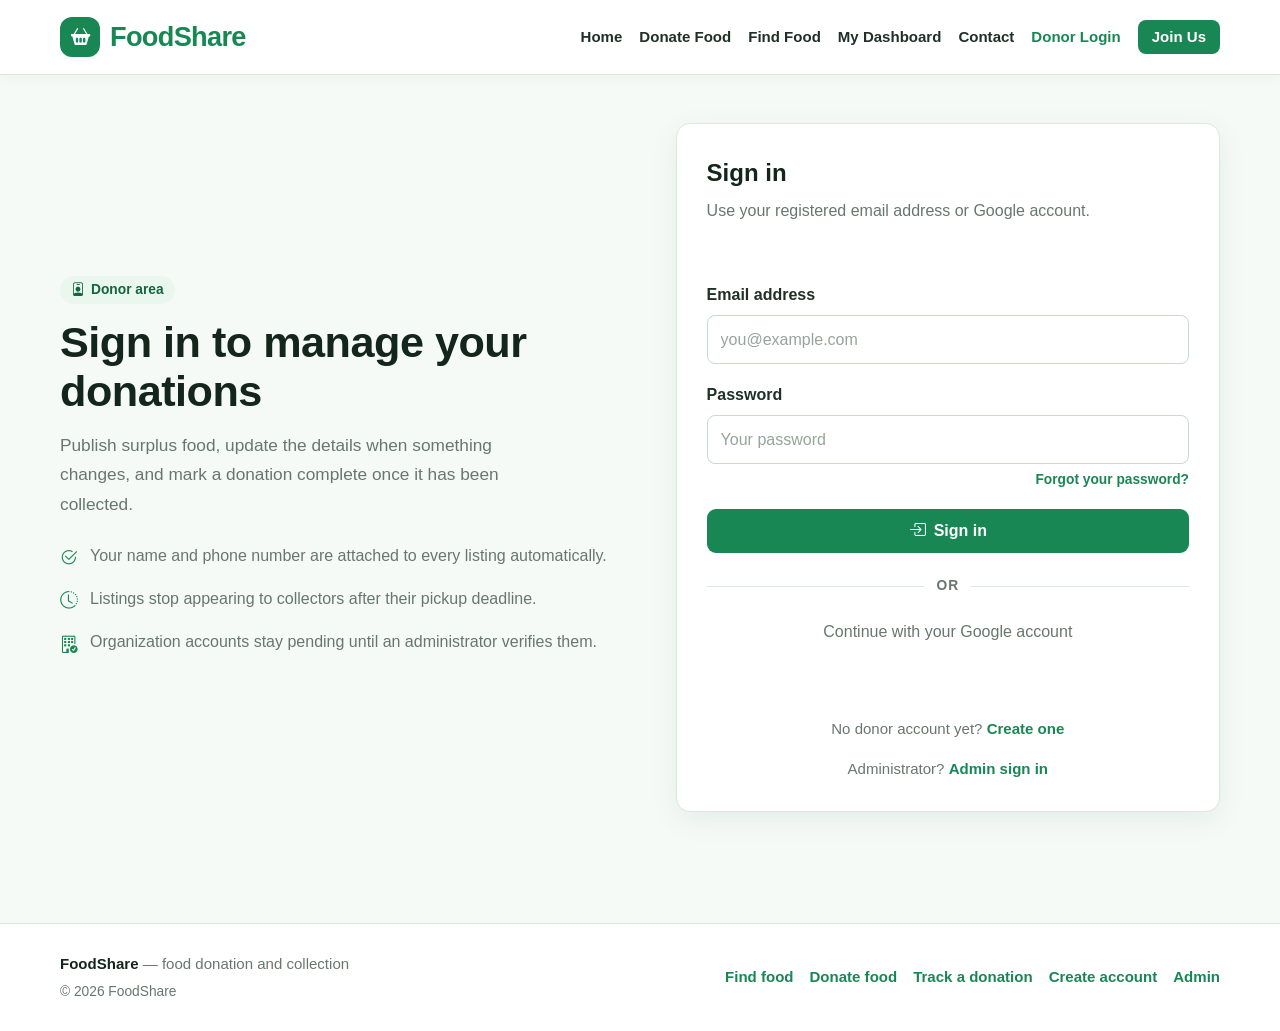
<file: html/donor-login.html>
<!DOCTYPE html>
<html lang="en">
<head>
    <meta charset="UTF-8">
    <meta name="viewport" content="width=device-width, initial-scale=1.0">
    <meta name="description" content="Sign in to the FoodShare donor area to publish and manage food donations.">

    <title>Donor Login | FoodShare</title>

    <link rel="icon" href="data:image/svg+xml,%3Csvg xmlns='http://www.w3.org/2000/svg' viewBox='0 0 100 100'%3E%3Crect width='100' height='100' rx='24' fill='%23198754'/%3E%3Cpath d='M28 70c0-22 18-38 44-38 0 22-18 38-44 38z' fill='%23fff'/%3E%3C/svg%3E">

    <link rel="stylesheet" href="../css/vendor/bootstrap-icons.css">
    <link rel="stylesheet" href="../css/style.css">

    <!-- Google Identity Services: include once -->
    <script src="https://accounts.google.com/gsi/client" async defer></script>
</head>

<body>

<header class="navbar">
    <div class="container navbar-inner">
        <a class="logo" href="index.html">
            <span class="logo-mark">
                <i class="bi bi-basket2-fill" aria-hidden="true"></i>
            </span>
            <span>FoodShare</span>
        </a>

        <button class="nav-toggle"
                type="button"
                aria-expanded="false"
                aria-controls="site-nav"
                aria-label="Open menu">
            <i class="bi bi-list" aria-hidden="true"></i>
        </button>

        <nav class="nav-links" id="site-nav" aria-label="Main navigation">
            <a href="index.html">Home</a>
            <a href="donate.html">Donate Food</a>
            <a href="find-food.html">Find Food</a>
            <a href="donor-dashboard.html">My Dashboard</a>
            <a href="contact.html">Contact</a>
            <a href="donor-login.html" data-auth-link>Donor Login</a>
            <a href="donor-register.html" class="btn btn-small">Join Us</a>
        </nav>
    </div>
</header>

<main class="container">
    <div class="split-main split-main--center">

        <section class="login-intro">
            <span class="badge">
                <i class="bi bi-person-badge" aria-hidden="true"></i>
                Donor area
            </span>

            <h1>Sign in to manage your donations</h1>

            <p>
                Publish surplus food, update the details when something changes,
                and mark a donation complete once it has been collected.
            </p>

            <ul class="intro-list">
                <li>
                    <i class="bi bi-check2-circle" aria-hidden="true"></i>
                    <span>Your name and phone number are attached to every listing automatically.</span>
                </li>

                <li>
                    <i class="bi bi-clock-history" aria-hidden="true"></i>
                    <span>Listings stop appearing to collectors after their pickup deadline.</span>
                </li>

                <li>
                    <i class="bi bi-building-check" aria-hidden="true"></i>
                    <span>Organization accounts stay pending until an administrator verifies them.</span>
                </li>
            </ul>
        </section>

        <section class="login-card" aria-labelledby="login-heading">

            <h2 id="login-heading">Sign in</h2>

            <p class="form-description">
                Use your registered email address or Google account.
            </p>

            <div id="login-message"
                 class="message"
                 role="status"
                 aria-live="polite">
            </div>

            <!-- Existing email/password login -->
            <form id="donor-login-form" novalidate>

                <div class="form-group">
                    <label for="email">Email address</label>

                    <input
                        type="email"
                        id="email"
                        name="email"
                        required
                        autocomplete="username"
                        placeholder="you@example.com">
                </div>

                <div class="form-group">
                    <label for="password">Password</label>

                    <input
                        type="password"
                        id="password"
                        name="password"
                        required
                        autocomplete="current-password"
                        placeholder="Your password">

                    <p class="form-help form-help--end">
                        <a href="forgot-password.html">Forgot your password?</a>
                    </p>
                </div>

                <button type="submit"
                        id="login-button"
                        class="btn btn-full">

                    <i class="bi bi-box-arrow-in-right" aria-hidden="true"></i>
                    Sign in
                </button>

            </form>

            <!-- Divider -->
            <div class="form-divider">
                <span>OR</span>
            </div>

            <!-- Google login -->
            <div class="google-login-section">

                <p class="form-description">
                    Continue with your Google account
                </p>

                <div id="google-signin-button"
                     class="google-signin-container"
                     aria-label="Sign in with Google">
                </div>

            </div>

            <p class="form-footer">
                No donor account yet?
                <a href="donor-register.html">Create one</a>
            </p>

            <p class="form-footer">
                Administrator?
                <a href="admin-login.html">Admin sign in</a>
            </p>

        </section>
    </div>
</main>

<footer class="footer">
    <div class="container footer-inner">

        <div>
            <p><strong>FoodShare</strong> — food donation and collection</p>

            <p class="footer-copy">
                &copy; <span id="current-year"></span> FoodShare
            </p>
        </div>

        <nav class="footer-links" aria-label="Footer navigation">
            <a href="find-food.html">Find food</a>
            <a href="donate.html">Donate food</a>
            <a href="track.html">Track a donation</a>
            <a href="donor-register.html">Create account</a>
            <a href="admin-login.html">Admin</a>
        </nav>

    </div>
</footer>

<!-- Load application scripts only once -->
<script src="../js/api.js"></script>
<script src="../js/donor-login.js"></script>

</body>
</html>
</file>
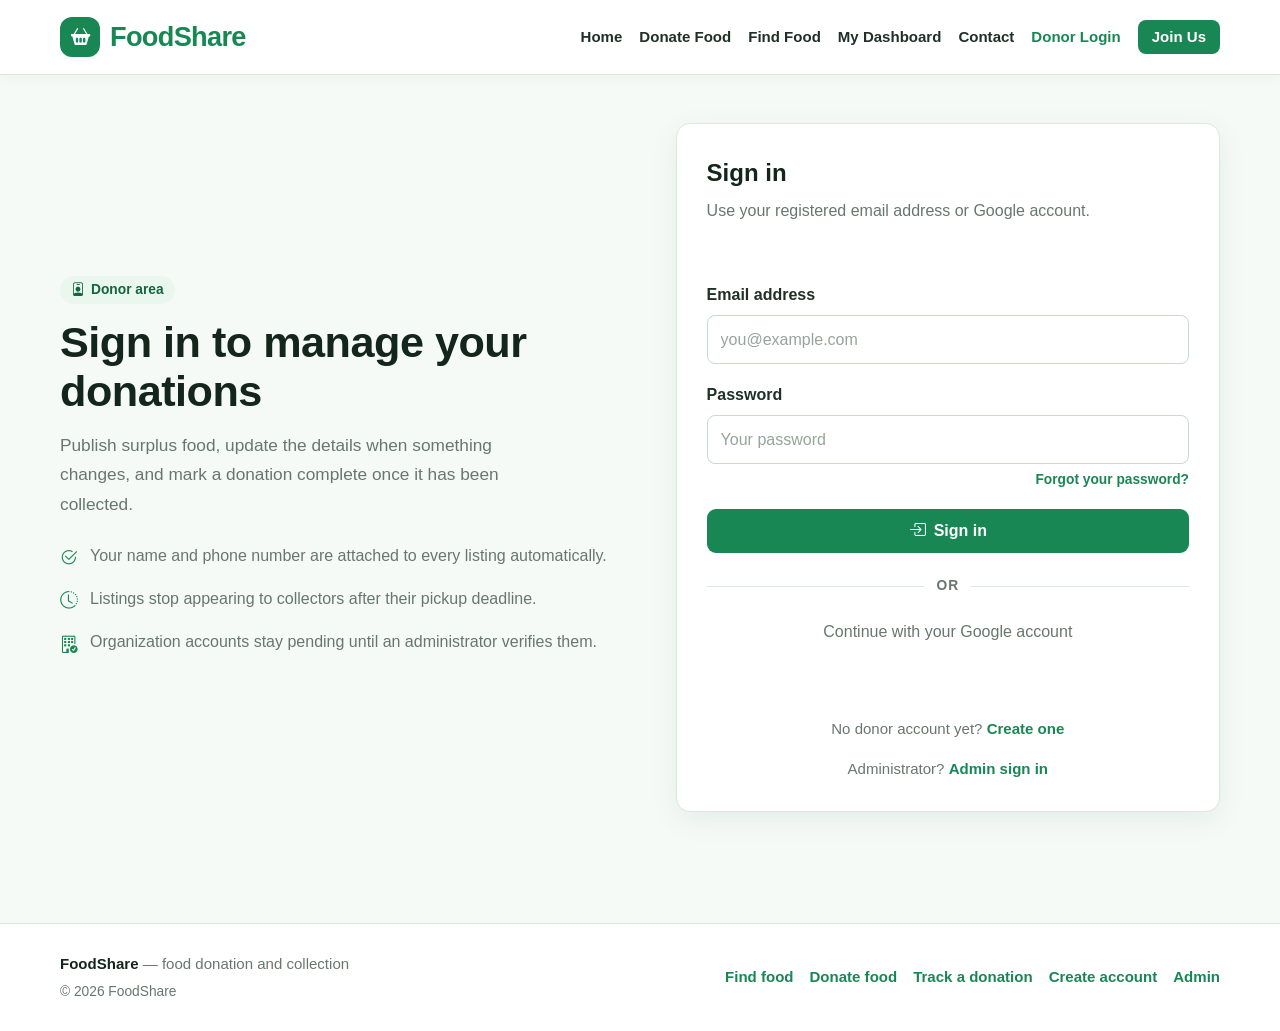
<file: html/donor-profile.html>
<!DOCTYPE html>
<html lang="en">
<head>
    <meta charset="UTF-8">
    <meta name="viewport" content="width=device-width, initial-scale=1.0">
    <meta name="description" content="Manage your FoodShare donor profile: personal details, profile photo, password and account deletion.">
    <title>My Profile | FoodShare</title>
    <link rel="icon" href="data:image/svg+xml,%3Csvg xmlns='http://www.w3.org/2000/svg' viewBox='0 0 100 100'%3E%3Crect width='100' height='100' rx='24' fill='%23198754'/%3E%3Cpath d='M28 70c0-22 18-38 44-38 0 22-18 38-44 38z' fill='%23fff'/%3E%3C/svg%3E">
    <link rel="stylesheet" href="../css/vendor/bootstrap-icons.css">
    <link rel="stylesheet" href="../css/style.css">
</head>
<body>

<header class="navbar">
    <div class="container navbar-inner">
        <a class="logo" href="index.html">
            <span class="logo-mark"><i class="bi bi-basket2-fill" aria-hidden="true"></i></span>
            <span>FoodShare</span>
        </a>

        <button class="nav-toggle" type="button" aria-expanded="false"
                aria-controls="site-nav" aria-label="Open menu">
            <i class="bi bi-list" aria-hidden="true"></i>
        </button>

        <nav class="nav-links" id="site-nav" aria-label="Main navigation">
            <a href="index.html">Home</a>
            <a href="donate.html">Donate Food</a>
            <a href="find-food.html">Find Food</a>
            <a href="donor-dashboard.html">My Dashboard</a>
            <a href="contact.html">Contact</a>
            <a href="donor-profile.html" class="nav-profile-link"
               aria-current="page" aria-label="My Profile" title="My Profile">
                <i class="bi bi-person-circle" aria-hidden="true"></i>
                <span class="sr-only">My Profile</span>
            </a>
            <a href="donor-login.html" data-auth-link>Donor Login</a>
        </nav>
    </div>
</header>

<main class="container account-page">
    <div class="account-layout">

        <!-- Account navigation, shared shape with the dashboard -->
        <aside class="account-nav" aria-label="Donor account navigation">
            <a class="account-nav-link" href="donor-dashboard.html">
                <i class="bi bi-house-door" aria-hidden="true"></i>
                My Dashboard
            </a>

            <a class="account-nav-link is-current" href="donor-profile.html"
               aria-current="page">
                <i class="bi bi-person" aria-hidden="true"></i>
                My Profile
            </a>

            <a class="account-nav-link" href="donor-dashboard.html#donations-panel">
                <i class="bi bi-box-seam" aria-hidden="true"></i>
                My Donations
            </a>

            <a class="account-nav-link" href="donor-login.html" id="profile-signout">
                <i class="bi bi-box-arrow-right" aria-hidden="true"></i>
                Logout
            </a>
        </aside>

        <div class="account-main">
            <div class="page-head">
                <p class="eyebrow">Account settings</p>
                <h1>My Profile</h1>
                <p class="page-intro">
                    Manage your personal information, password, and account settings.
                </p>
            </div>

            <div id="profile-message" class="message" role="status" aria-live="polite"></div>

            <div class="account-grid">

                <!-- Left column: summary + editable details -->
                <div class="account-col">

                    <section class="panel identity-card" aria-labelledby="identity-heading">
                        <div class="identity-head">
                            <div class="avatar">
                                <img id="summary-photo" class="avatar-img"
                                     src="../assets/default-avatar.svg"
                                     alt="Your profile photo" width="96" height="96">
                                <a class="avatar-badge" href="#photo-heading"
                                   aria-label="Change profile photo">
                                    <i class="bi bi-camera" aria-hidden="true"></i>
                                </a>
                            </div>

                            <div class="identity-text">
                                <h2 id="identity-heading">
                                    <span id="summary-name">Loading account…</span>
                                </h2>
                                <div class="identity-badges">
                                    <span id="summary-status"></span>
                                    <span class="badge" id="summary-type"></span>
                                </div>
                            </div>
                        </div>

                        <dl class="identity-list">
                            <div>
                                <dt><i class="bi bi-envelope" aria-hidden="true"></i> Email</dt>
                                <dd id="summary-email">—</dd>
                            </div>
                            <div>
                                <dt><i class="bi bi-telephone" aria-hidden="true"></i> Phone</dt>
                                <dd id="summary-phone">—</dd>
                            </div>
                            <div>
                                <dt><i class="bi bi-person" aria-hidden="true"></i> Account type</dt>
                                <dd id="summary-account-type">—</dd>
                            </div>
                            <div id="summary-organization-row" hidden>
                                <dt><i class="bi bi-building" aria-hidden="true"></i> Organization</dt>
                                <dd id="summary-organization">—</dd>
                            </div>
                            <div>
                                <dt><i class="bi bi-geo-alt" aria-hidden="true"></i> Location</dt>
                                <dd id="summary-location">—</dd>
                            </div>
                            <div>
                                <dt><i class="bi bi-calendar-check" aria-hidden="true"></i> Member since</dt>
                                <dd id="summary-created">—</dd>
                            </div>
                        </dl>
                    </section>

                    <section class="panel" aria-labelledby="edit-profile-heading">
                        <div class="panel-head">
                            <div>
                                <h2 id="edit-profile-heading">
                                    <i class="bi bi-pencil-square" aria-hidden="true"></i>
                                    Edit profile
                                </h2>
                                <p class="panel-subtitle">
                                    Fields marked with an asterisk are required.
                                </p>
                            </div>
                        </div>

                        <div id="details-message" class="message" role="status" aria-live="polite"></div>

                        <form id="profile-form" novalidate>
                            <div class="form-group">
                                <label for="profile-full-name">
                                    Full name <span class="required">*</span>
                                </label>
                                <input id="profile-full-name" name="full_name" type="text"
                                       required minlength="2" maxlength="150"
                                       autocomplete="name">
                            </div>

                            <div class="form-group">
                                <label for="profile-email">Email address</label>
                                <div class="input-with-icon">
                                    <input id="profile-email" name="email" type="email"
                                           readonly aria-describedby="profile-email-help">
                                    <i class="bi bi-lock" aria-hidden="true"></i>
                                </div>
                                <p class="form-help" id="profile-email-help">
                                    Your verified address cannot be changed here.
                                </p>
                            </div>

                            <div class="form-row">
                                <div class="form-group">
                                    <label for="profile-phone">
                                        Phone number <span class="required">*</span>
                                    </label>
                                    <input id="profile-phone" name="phone" type="tel"
                                           required minlength="7" maxlength="30"
                                           autocomplete="tel">
                                </div>

                                <div class="form-group">
                                    <label for="profile-account-type">Account type</label>
                                    <input id="profile-account-type" type="text" readonly>
                                </div>
                            </div>

                            <div class="form-group">
                                <label for="profile-location">
                                    Location <span class="required">*</span>
                                </label>
                                <input id="profile-location" name="location" type="text"
                                       required minlength="2" maxlength="255"
                                       autocomplete="address-level2" placeholder="Area, city">
                            </div>

                            <div class="form-group" id="organization-field" hidden>
                                <label for="profile-organization">
                                    Organization name <span class="required">*</span>
                                </label>
                                <input id="profile-organization" name="organization_name"
                                       type="text" maxlength="200"
                                       autocomplete="organization">
                            </div>

                            <div class="form-actions">
                                <button id="save-profile-button" type="submit" class="btn">
                                    <i class="bi bi-check2-circle" aria-hidden="true"></i>
                                    Save changes
                                </button>
                                <button id="cancel-profile-button" type="button"
                                        class="btn btn-secondary">
                                    Cancel
                                </button>
                                <a class="btn btn-ghost" href="donor-dashboard.html">
                                    <i class="bi bi-arrow-left" aria-hidden="true"></i>
                                    Back to dashboard
                                </a>
                            </div>
                        </form>
                    </section>
                </div>

                <!-- Right column: photo, password, deletion -->
                <div class="account-col">

                    <section class="panel" aria-labelledby="photo-heading">
                        <div class="panel-head">
                            <div>
                                <h2 id="photo-heading">
                                    <i class="bi bi-image" aria-hidden="true"></i>
                                    Profile photo
                                </h2>
                                <p class="panel-subtitle">
                                    JPG, JPEG, PNG or WEBP. Maximum 2 MB.
                                </p>
                            </div>
                        </div>

                        <div class="photo-preview">
                            <img id="profile-photo-preview" class="avatar-img"
                                 src="../assets/default-avatar.svg"
                                 alt="Your profile photo preview" width="140" height="140">
                        </div>

                        <div class="photo-actions">
                            <label class="btn btn-secondary" for="profile-photo-input">
                                <i class="bi bi-upload" aria-hidden="true"></i>
                                Choose photo
                            </label>

                            <input id="profile-photo-input" name="photo" type="file"
                                   accept="image/jpeg,image/jpg,image/png,image/webp" hidden>

                            <button id="upload-photo-button" class="btn" type="button" disabled>
                                <i class="bi bi-cloud-upload" aria-hidden="true"></i>
                                Upload photo
                            </button>

                            <button id="remove-photo-button" class="btn btn-ghost"
                                    type="button" hidden>
                                <i class="bi bi-trash" aria-hidden="true"></i>
                                Remove
                            </button>
                        </div>

                        <div id="photo-message" class="message" role="status" aria-live="polite"></div>

                        <p class="form-help">
                            Your photo appears here and next to your name on the dashboard.
                        </p>
                    </section>

                    <section class="panel" aria-labelledby="password-heading">
                        <div class="panel-head">
                            <div>
                                <h2 id="password-heading">
                                    <i class="bi bi-shield-lock" aria-hidden="true"></i>
                                    Change password
                                </h2>
                                <p class="panel-subtitle">
                                    At least 8 characters, different from your current password.
                                </p>
                            </div>
                        </div>

                        <div id="change-password-message" class="message"
                             role="status" aria-live="polite"></div>

                        <form id="change-password-form" novalidate>
                            <div class="form-group">
                                <label for="current-password">
                                    Current password <span class="required">*</span>
                                </label>
                                <div class="input-with-action">
                                    <input id="current-password" name="current_password"
                                           type="password" required maxlength="128"
                                           autocomplete="current-password">
                                    <button type="button" class="input-action"
                                            data-toggle-password="current-password"
                                            aria-label="Show current password"
                                            aria-pressed="false">
                                        <i class="bi bi-eye" aria-hidden="true"></i>
                                    </button>
                                </div>
                            </div>

                            <div class="form-group">
                                <label for="new-password">
                                    New password <span class="required">*</span>
                                </label>
                                <div class="input-with-action">
                                    <input id="new-password" name="new_password"
                                           type="password" required minlength="8"
                                           maxlength="128" autocomplete="new-password">
                                    <button type="button" class="input-action"
                                            data-toggle-password="new-password"
                                            aria-label="Show new password"
                                            aria-pressed="false">
                                        <i class="bi bi-eye" aria-hidden="true"></i>
                                    </button>
                                </div>
                            </div>

                            <div class="form-group">
                                <label for="confirm-new-password">
                                    Confirm new password <span class="required">*</span>
                                </label>
                                <div class="input-with-action">
                                    <input id="confirm-new-password" name="confirm_new_password"
                                           type="password" required minlength="8"
                                           maxlength="128" autocomplete="new-password">
                                    <button type="button" class="input-action"
                                            data-toggle-password="confirm-new-password"
                                            aria-label="Show confirmed password"
                                            aria-pressed="false">
                                        <i class="bi bi-eye" aria-hidden="true"></i>
                                    </button>
                                </div>
                            </div>

                            <div class="form-actions">
                                <button id="change-password-submit" type="submit" class="btn">
                                    <i class="bi bi-shield-check" aria-hidden="true"></i>
                                    Update password
                                </button>
                            </div>
                        </form>
                    </section>

                    <section class="panel danger-panel" aria-labelledby="delete-heading">
                        <div class="panel-head">
                            <div>
                                <h2 id="delete-heading">
                                    <i class="bi bi-exclamation-octagon" aria-hidden="true"></i>
                                    Delete my account
                                </h2>
                                <p class="panel-subtitle">This action cannot be undone.</p>
                            </div>
                        </div>

                        <p class="danger-text">
                            Deleting your account removes your profile details and cancels
                            active listings. Donation history is kept in anonymized form so
                            platform records stay accurate. Registered with Google and no
                            password? Set one with “Forgot password” on the sign-in page first.
                        </p>

                        <div id="account-delete-message" class="message"
                             role="status" aria-live="polite"></div>

                        <button id="delete-account-open" type="button" class="btn btn-danger">
                            <i class="bi bi-trash" aria-hidden="true"></i>
                            Delete my account
                        </button>

                        <dialog id="delete-account-dialog" aria-labelledby="delete-account-title">
                            <form id="delete-account-form" method="dialog" class="panel">
                                <h2 id="delete-account-title">Delete your FoodShare account?</h2>
                                <p>
                                    Your profile, photo and contact details are removed,
                                    active listings are cancelled, and donation history is
                                    anonymized. This cannot be undone.
                                </p>

                                <div class="form-group">
                                    <label for="delete-account-password">Current password</label>
                                    <input id="delete-account-password" type="password"
                                           autocomplete="current-password" required maxlength="128">
                                </div>

                                <div class="form-group">
                                    <label for="delete-account-confirmation">Type DELETE to confirm</label>
                                    <input id="delete-account-confirmation" type="text"
                                           autocomplete="off" required>
                                </div>

                                <div class="form-actions">
                                    <button type="button" id="delete-account-cancel"
                                            class="btn btn-secondary">
                                        Keep my account
                                    </button>
                                    <button type="submit" id="delete-account-submit"
                                            class="btn btn-danger">
                                        Permanently delete
                                    </button>
                                </div>
                            </form>
                        </dialog>
                    </section>
                </div>
            </div>
        </div>
    </div>
</main>

<footer class="footer">
    <div class="container footer-inner">
        <div>
            <p><strong>FoodShare</strong> — food donation and collection</p>
            <p class="footer-copy">&copy; <span id="current-year"></span> FoodShare</p>
        </div>

        <nav class="footer-links" aria-label="Footer navigation">
            <a href="find-food.html">Find food</a>
            <a href="donate.html">Donate food</a>
            <a href="donor-dashboard.html">My dashboard</a>
            <a href="donor-login.html">Donor sign in</a>
        </nav>
    </div>
</footer>

<script src="../js/api.js"></script>
<script src="../js/donor-profile.js"></script>
</body>
</html>
</file>
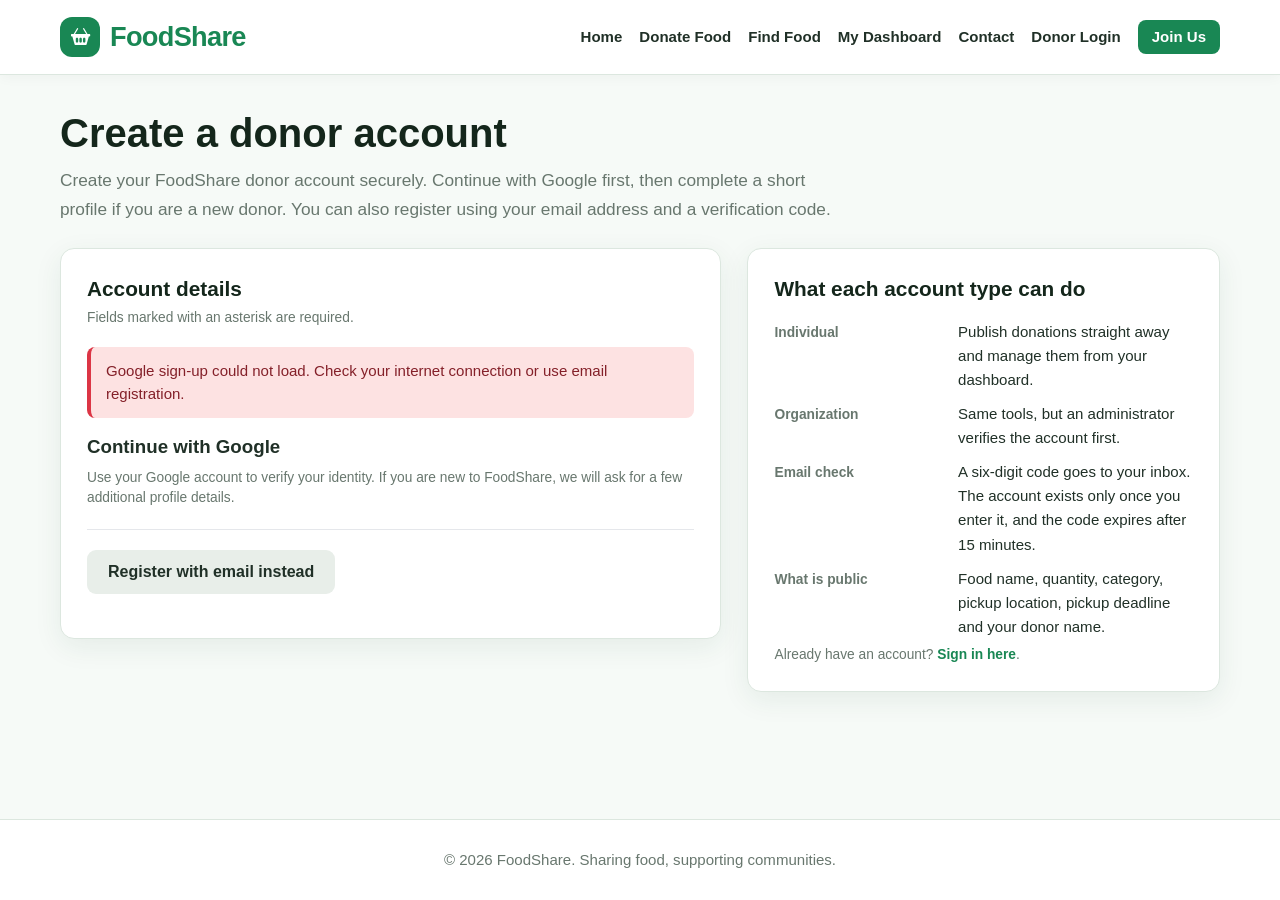
<file: html/donor-register.html>
<!DOCTYPE html>
<html lang="en">
<head>
    <meta charset="UTF-8">
    <meta name="viewport" content="width=device-width, initial-scale=1.0">
    <meta name="description" content="Create a FoodShare donor account as an individual or an organization.">
    <title>Create a Donor Account | FoodShare</title>

    <script src="https://accounts.google.com/gsi/client" async defer></script>
    <link rel="stylesheet" href="../css/vendor/bootstrap-icons.css">
    <link rel="stylesheet" href="../css/style.css">
</head>
<body>

<header class="navbar">
    <div class="container navbar-inner">
        <a class="logo" href="index.html">
            <span class="logo-mark">
                <i class="bi bi-basket2-fill" aria-hidden="true"></i>
            </span>
            <span>FoodShare</span>
        </a>

        <button class="nav-toggle" type="button"
                aria-expanded="false" aria-controls="site-nav"
                aria-label="Open menu">
            <i class="bi bi-list" aria-hidden="true"></i>
        </button>

        <nav class="nav-links" id="site-nav" aria-label="Main navigation">
            <a href="index.html">Home</a>
            <a href="donate.html">Donate Food</a>
            <a href="find-food.html">Find Food</a>
            <a href="donor-dashboard.html">My Dashboard</a>
            <a href="contact.html">Contact</a>
            <a href="donor-login.html" data-auth-link>Donor Login</a>
            <a href="donor-register.html" class="btn btn-small">Join Us</a>
        </nav>
    </div>
</header>

<main class="container">
    <div class="page-head">
        <h1>Create a donor account</h1>
        <p class="page-intro">
            Create your FoodShare donor account securely. Continue with Google
            first, then complete a short profile if you are a new donor. You can
            also register using your email address and a verification code.
        </p>
    </div>

    <div class="split-main" style="padding-top:0;">
        <section class="panel" aria-labelledby="register-heading">

            <div class="panel-head">
                <div>
                    <h2 id="register-heading">Account details</h2>
                    <p class="panel-subtitle" id="register-subtitle">
                        Fields marked with an asterisk are required.
                    </p>
                </div>
            </div>

            <div id="donor-register-message"
                 class="message"
                 role="status"
                 aria-live="polite"></div>

            <!-- Google-first registration -->
            <section id="google-start-section"
                     class="form-group"
                     aria-labelledby="google-start-heading">

                <h3 id="google-start-heading">Continue with Google</h3>

                <p class="form-help">
                    Use your Google account to verify your identity.
                    If you are new to FoodShare, we will ask for a few
                    additional profile details.
                </p>

                <div id="google-register-button"
                     aria-label="Continue with Google"></div>
            </section>

            <!-- New Google user profile -->
            <form id="google-profile-form" novalidate hidden>

                <div class="recipient">
                    <i class="bi bi-google" aria-hidden="true"></i>

                    <span class="recipient-text">
                        <strong id="google-profile-name">Google user</strong>
                        <span id="google-profile-email">you@example.com</span>
                    </span>
                </div>

                <div class="form-group">
                    <label for="google-account-type">
                        Account type <span class="required">*</span>
                    </label>

                    <select id="google-account-type"
                            name="account_type" required>
                        <option value="Individual">Individual</option>
                        <option value="Organization">Organization</option>
                    </select>
                </div>

                <div class="form-group"
                     id="google-organization-field" hidden>

                    <label for="google-organization-name">
                        Organization name <span class="required">*</span>
                    </label>

                    <input id="google-organization-name"
                           name="organization_name"
                           type="text"
                           maxlength="200"
                           placeholder="Registered name of the organization">
                </div>

                <div class="form-row">
                    <div class="form-group">
                        <label for="google-phone">
                            Phone number <span class="required">*</span>
                        </label>

                        <input id="google-phone"
                               name="phone"
                               type="tel"
                               required
                               minlength="7"
                               maxlength="30"
                               autocomplete="tel">
                    </div>

                    <div class="form-group">
                        <label for="google-location">
                            Location <span class="required">*</span>
                        </label>

                        <input id="google-location"
                               name="location"
                               type="text"
                               required
                               minlength="2"
                               maxlength="255"
                               placeholder="Area, city">
                    </div>
                </div>

                <div class="form-actions">
                    <button id="google-profile-submit"
                            type="submit" class="btn">
                        Complete FoodShare profile
                    </button>

                    <button id="google-profile-cancel"
                            type="button"
                            class="btn btn-secondary">
                        Cancel
                    </button>
                </div>
            </form>

            <div class="form-group"
                 style="margin-top:1.25rem; padding-top:1.25rem; border-top:1px solid #e5e7eb;">

                <button id="show-email-registration"
                        type="button"
                        class="btn btn-secondary">
                    Register with email instead
                </button>
            </div>

            <!-- Existing email and OTP registration -->
            <form id="donor-register-form" novalidate hidden>

                <ol class="steps" aria-label="Registration steps">
                    <li class="step is-current" data-step-indicator="1">
                        <span class="step-index">1</span>
                        Account details
                    </li>

                    <li class="step" data-step-indicator="2">
                        <span class="step-index">2</span>
                        Verify email
                    </li>
                </ol>

                <div class="form-group">
                    <label for="full_name">
                        Full name <span class="required">*</span>
                    </label>

                    <input id="full_name"
                           name="full_name"
                           type="text"
                           required
                           minlength="2"
                           maxlength="150"
                           autocomplete="name">
                </div>

                <div class="form-group">
                    <label for="account_type">
                        Account type <span class="required">*</span>
                    </label>

                    <select id="account_type"
                            name="account_type" required>
                        <option value="Individual">Individual</option>
                        <option value="Organization">Organization</option>
                    </select>
                </div>

                <div class="form-group"
                     id="organization-field" hidden>

                    <label for="organization_name">
                        Organization name <span class="required">*</span>
                    </label>

                    <input id="organization_name"
                           name="organization_name"
                           type="text"
                           maxlength="200"
                           placeholder="Registered name of the organization">
                </div>

                <div class="form-row">
                    <div class="form-group">
                        <label for="email">
                            Email address <span class="required">*</span>
                        </label>

                        <input id="email"
                               name="email"
                               type="email"
                               required
                               maxlength="255"
                               autocomplete="email"
                               placeholder="you@example.com">
                    </div>

                    <div class="form-group">
                        <label for="phone">
                            Phone number <span class="required">*</span>
                        </label>

                        <input id="phone"
                               name="phone"
                               type="tel"
                               required
                               minlength="7"
                               maxlength="30"
                               autocomplete="tel">

                        <p class="form-help">
                            Shown to the person collecting your food.
                        </p>
                    </div>
                </div>

                <div class="form-group">
                    <label for="location">
                        Location <span class="required">*</span>
                    </label>

                    <input id="location"
                           name="location"
                           type="text"
                           required
                           minlength="2"
                           maxlength="255"
                           placeholder="Area, city">
                </div>

                <div class="form-row">
                    <div class="form-group">
                        <label for="password">
                            Password <span class="required">*</span>
                        </label>

                        <input id="password"
                               name="password"
                               type="password"
                               required
                               minlength="8"
                               maxlength="128"
                               autocomplete="new-password">

                        <p class="form-help">At least 8 characters.</p>
                    </div>

                    <div class="form-group">
                        <label for="confirm_password">
                            Confirm password <span class="required">*</span>
                        </label>

                        <input id="confirm_password"
                               name="confirm_password"
                               type="password"
                               required
                               autocomplete="new-password">
                    </div>
                </div>

                <div class="form-actions">
                    <button id="donor-register-button"
                            type="submit" class="btn">
                        <i class="bi bi-envelope-arrow-up"
                           aria-hidden="true"></i>
                        Send verification code
                    </button>

                    <button id="back-to-google"
                            type="button"
                            class="btn btn-secondary">
                        Back to Google sign-up
                    </button>
                </div>
            </form>

            <!-- Email OTP verification -->
            <form id="donor-verify-form" novalidate hidden>

                <ol class="steps" aria-label="Registration steps">
                    <li class="step" data-step-indicator="1">
                        <span class="step-index">1</span>
                        Account details
                    </li>

                    <li class="step is-current" data-step-indicator="2">
                        <span class="step-index">2</span>
                        Verify email
                    </li>
                </ol>

                <div class="recipient">
                    <i class="bi bi-envelope-check"
                       aria-hidden="true"></i>

                    <span class="recipient-text">
                        <strong id="verify-email">you@example.com</strong>

                        <span>
                            Code expires in
                            <span id="verify-expiry">15</span>
                            minutes. Check the spam folder if it has not arrived.
                        </span>
                    </span>

                    <button id="change-email-button"
                            type="button"
                            class="link-btn">
                        Change
                    </button>
                </div>

                <p id="verify-demo-code" class="demo-code" hidden>
                    <i class="bi bi-info-circle" aria-hidden="true"></i>
                    Demo mode, no mail server set up. Code:
                    <span class="demo-code-value"
                          id="verify-demo-value"></span>
                </p>

                <div class="form-group">
                    <label for="verify-code">
                        6-digit code <span class="required">*</span>
                    </label>

                    <div id="verify-code-input"></div>

                    <p class="form-help" id="verify-code-help">
                        Digits only. Paste the whole code if you copied it.
                    </p>
                </div>

                <div class="resend-row">
                    <span id="resend-timer">
                        You can request another code shortly.
                    </span>

                    <button id="resend-code-button"
                            type="button"
                            class="link-btn"
                            disabled>
                        Resend code
                    </button>
                </div>

                <div class="form-actions">
                    <button id="verify-submit-button"
                            type="submit"
                            class="btn"
                            disabled>
                        <i class="bi bi-shield-check"
                           aria-hidden="true"></i>
                        Verify and sign in
                    </button>
                </div>
            </form>

        </section>

        <aside class="panel" aria-labelledby="account-types-heading">

            <div class="panel-head">
                <h2 id="account-types-heading">
                    What each account type can do
                </h2>
            </div>

            <dl class="detail-list">
                <div>
                    <dt>Individual</dt>
                    <dd>
                        Publish donations straight away and manage them
                        from your dashboard.
                    </dd>
                </div>

                <div>
                    <dt>Organization</dt>
                    <dd>
                        Same tools, but an administrator verifies
                        the account first.
                    </dd>
                </div>

                <div>
                    <dt>Email check</dt>
                    <dd>
                        A six-digit code goes to your inbox. The account
                        exists only once you enter it, and the code
                        expires after 15 minutes.
                    </dd>
                </div>

                <div>
                    <dt>What is public</dt>
                    <dd>
                        Food name, quantity, category, pickup location,
                        pickup deadline and your donor name.
                    </dd>
                </div>
            </dl>

            <p class="form-help">
                Already have an account?
                <a href="donor-login.html">Sign in here</a>.
            </p>
        </aside>
    </div>
</main>

<footer class="site-footer">
    <div class="container">
        <p>&copy; 2026 FoodShare. Sharing food, supporting communities.</p>
    </div>
</footer>


<script src="../js/api.js"></script>
<script src="../js/otp-input.js"></script>
<script src="../js/donor-register.js"></script>



</body>
</html>
</file>
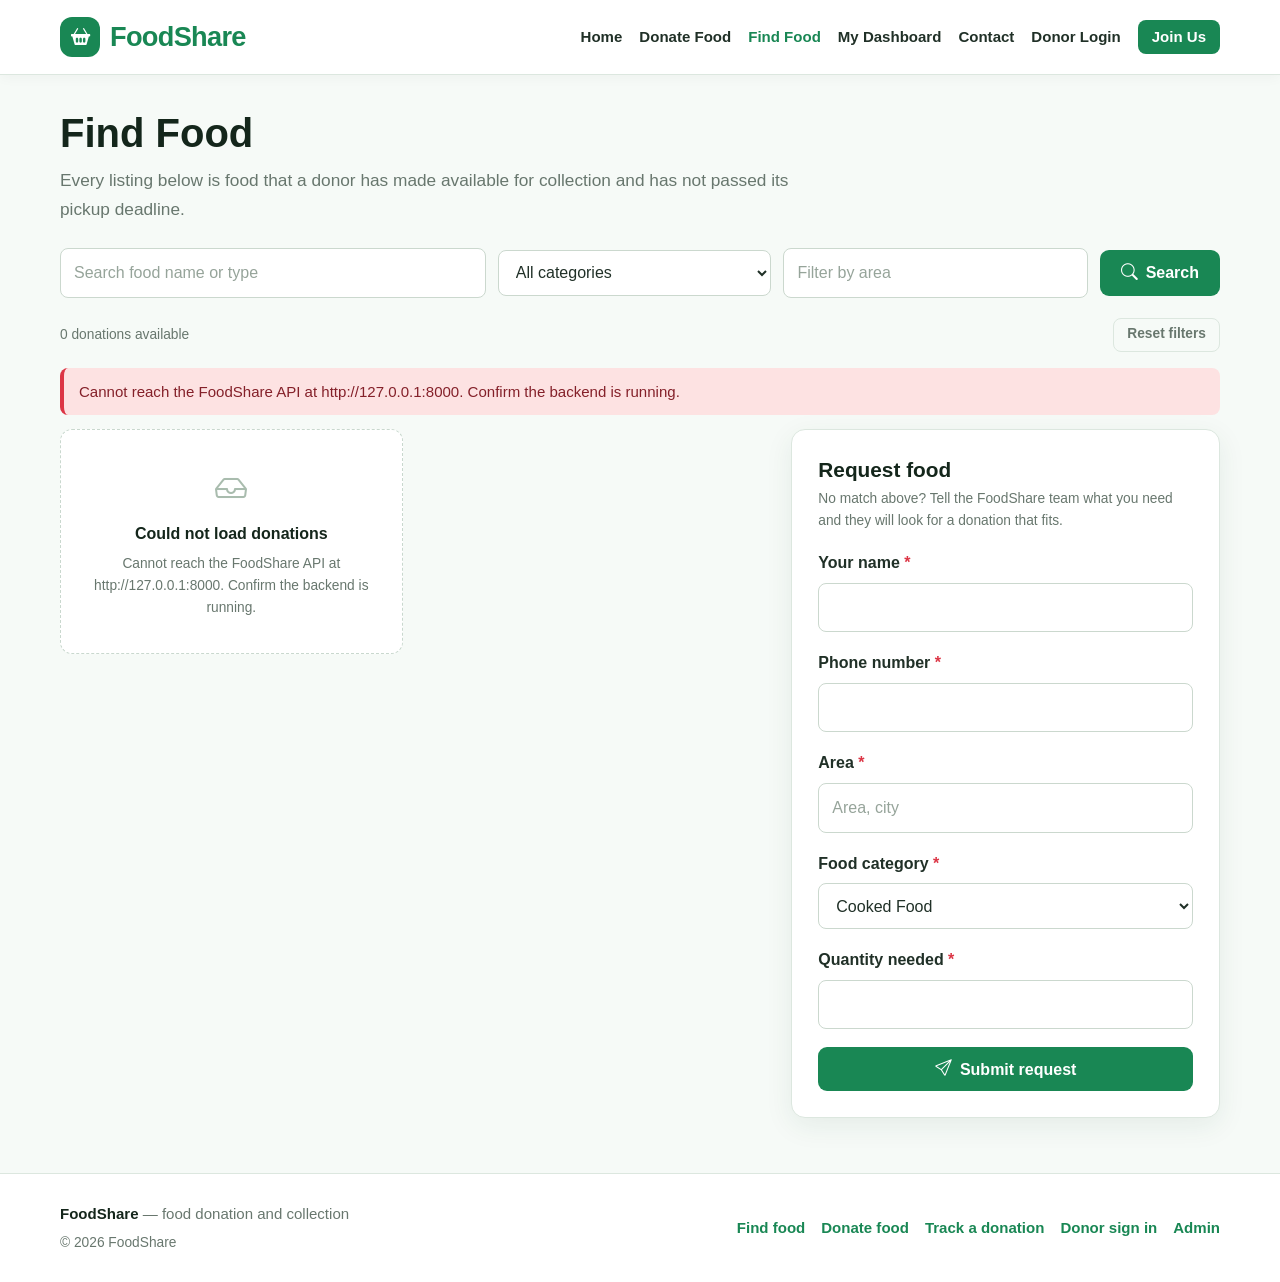
<file: html/find-food.html>
<!DOCTYPE html>
<html lang="en">
<head>
    <meta charset="UTF-8">
    <meta name="viewport" content="width=device-width, initial-scale=1.0">
    <meta name="description" content="Browse food available for pickup through FoodShare, filter by category or area, and request food near you.">
    <title>Find Food | FoodShare</title>
    <link rel="icon" href="data:image/svg+xml,%3Csvg xmlns='http://www.w3.org/2000/svg' viewBox='0 0 100 100'%3E%3Crect width='100' height='100' rx='24' fill='%23198754'/%3E%3Cpath d='M28 70c0-22 18-38 44-38 0 22-18 38-44 38z' fill='%23fff'/%3E%3C/svg%3E">
    <link rel="stylesheet" href="../css/vendor/bootstrap-icons.css">
    <link rel="stylesheet" href="../css/style.css">
</head>
<body>

<header class="navbar">
    <div class="container navbar-inner">
        <a class="logo" href="index.html">
            <span class="logo-mark"><i class="bi bi-basket2-fill" aria-hidden="true"></i></span>
            <span>FoodShare</span>
        </a>

        <button class="nav-toggle" type="button" aria-expanded="false"
                aria-controls="site-nav" aria-label="Open menu">
            <i class="bi bi-list" aria-hidden="true"></i>
        </button>

        <nav class="nav-links" id="site-nav" aria-label="Main navigation">
            <a href="index.html">Home</a>
            <a href="donate.html">Donate Food</a>
            <a href="find-food.html">Find Food</a>
            <a href="donor-dashboard.html">My Dashboard</a>
            <a href="contact.html">Contact</a>
            <a href="donor-login.html" data-auth-link>Donor Login</a>
            <a href="donor-register.html" class="btn btn-small">Join Us</a>
        </nav>
    </div>
</header>

<main class="container">
    <div class="page-head">
        <h1>Find Food</h1>
        <p class="page-intro">
            Every listing below is food that a donor has made available for
            collection and has not passed its pickup deadline.
        </p>
    </div>

    <form id="filter-form" class="toolbar" role="search">
        <input id="search" type="search" placeholder="Search food name or type"
               aria-label="Search food name or type">

        <select id="category" aria-label="Filter by category">
            <option value="">All categories</option>
            <option value="Cooked Food">Cooked Food</option>
            <option value="Fresh Produce">Fresh Produce</option>
            <option value="Bakery">Bakery</option>
            <option value="Groceries">Groceries</option>
            <option value="Packaged Food">Packaged Food</option>
            <option value="Drinks">Drinks</option>
            <option value="Other">Other</option>
        </select>

        <input id="location" type="search" placeholder="Filter by area"
               aria-label="Filter by area">

        <button class="btn" type="submit">
            <i class="bi bi-search" aria-hidden="true"></i>
            Search
        </button>
    </form>

    <div class="listing-meta">
        <span id="listing-count">Loading listings</span>
        <button id="reset-filters" class="btn btn-ghost btn-small" type="button">
            Reset filters
        </button>
    </div>

    <div id="listing-message" class="message" role="status" aria-live="polite"></div>

    <div class="layout-aside" style="margin-top:4px;">
        <div id="food-list" class="listing-grid">
            <p class="loading">Loading available food</p>
        </div>

        <aside class="panel" id="request-food" aria-labelledby="request-heading">
            <div class="panel-head">
                <div>
                    <h2 id="request-heading">Request food</h2>
                    <p class="panel-subtitle">
                        No match above? Tell the FoodShare team what you need and
                        they will look for a donation that fits.
                    </p>
                </div>
            </div>

            <div id="request-message" class="message" role="status" aria-live="polite"></div>

            <form id="request-form" novalidate>
                <div class="form-group">
                    <label for="requester_name">Your name <span class="required">*</span></label>
                    <input id="requester_name" name="requester_name" type="text"
                           required minlength="2" maxlength="150" autocomplete="name">
                </div>

                <div class="form-group">
                    <label for="requester_contact">Phone number <span class="required">*</span></label>
                    <input id="requester_contact" name="contact" type="tel"
                           required minlength="7" maxlength="30" autocomplete="tel">
                </div>

                <div class="form-group">
                    <label for="requester_location">Area <span class="required">*</span></label>
                    <input id="requester_location" name="location" type="text"
                           required maxlength="255" placeholder="Area, city">
                </div>

                <div class="form-row">
                    <div class="form-group">
                        <label for="request-category">Food category <span class="required">*</span></label>
                        <select id="request-category" name="food_category" required>
                            <option value="Cooked Food">Cooked Food</option>
                            <option value="Fresh Produce">Fresh Produce</option>
                            <option value="Bakery">Bakery</option>
                            <option value="Groceries">Groceries</option>
                            <option value="Packaged Food">Packaged Food</option>
                            <option value="Drinks">Drinks</option>
                            <option value="Other">Other</option>
                        </select>
                    </div>

                    <div class="form-group">
                        <label for="quantity_needed">Quantity needed <span class="required">*</span></label>
                        <input id="quantity_needed" name="quantity_needed" type="number"
                               min="0.01" step="0.01" required>
                    </div>
                </div>

                <button type="submit" class="btn btn-full" id="request-submit">
                    <i class="bi bi-send" aria-hidden="true"></i>
                    Submit request
                </button>
            </form>
        </aside>
    </div>
</main>

<footer class="footer">
    <div class="container footer-inner">
        <div>
            <p><strong>FoodShare</strong> — food donation and collection</p>
            <p class="footer-copy">&copy; <span id="current-year"></span> FoodShare</p>
        </div>

        <nav class="footer-links" aria-label="Footer navigation">
            <a href="find-food.html">Find food</a>
            <a href="donate.html">Donate food</a>
            <a href="track.html">Track a donation</a>
            <a href="donor-login.html">Donor sign in</a>
            <a href="admin-login.html">Admin</a>
        </nav>
    </div>
</footer>

<script src="../js/api.js"></script>
<script src="../js/food-card.js"></script>
<script src="../js/find-food.js"></script>
</body>
</html>
</file>
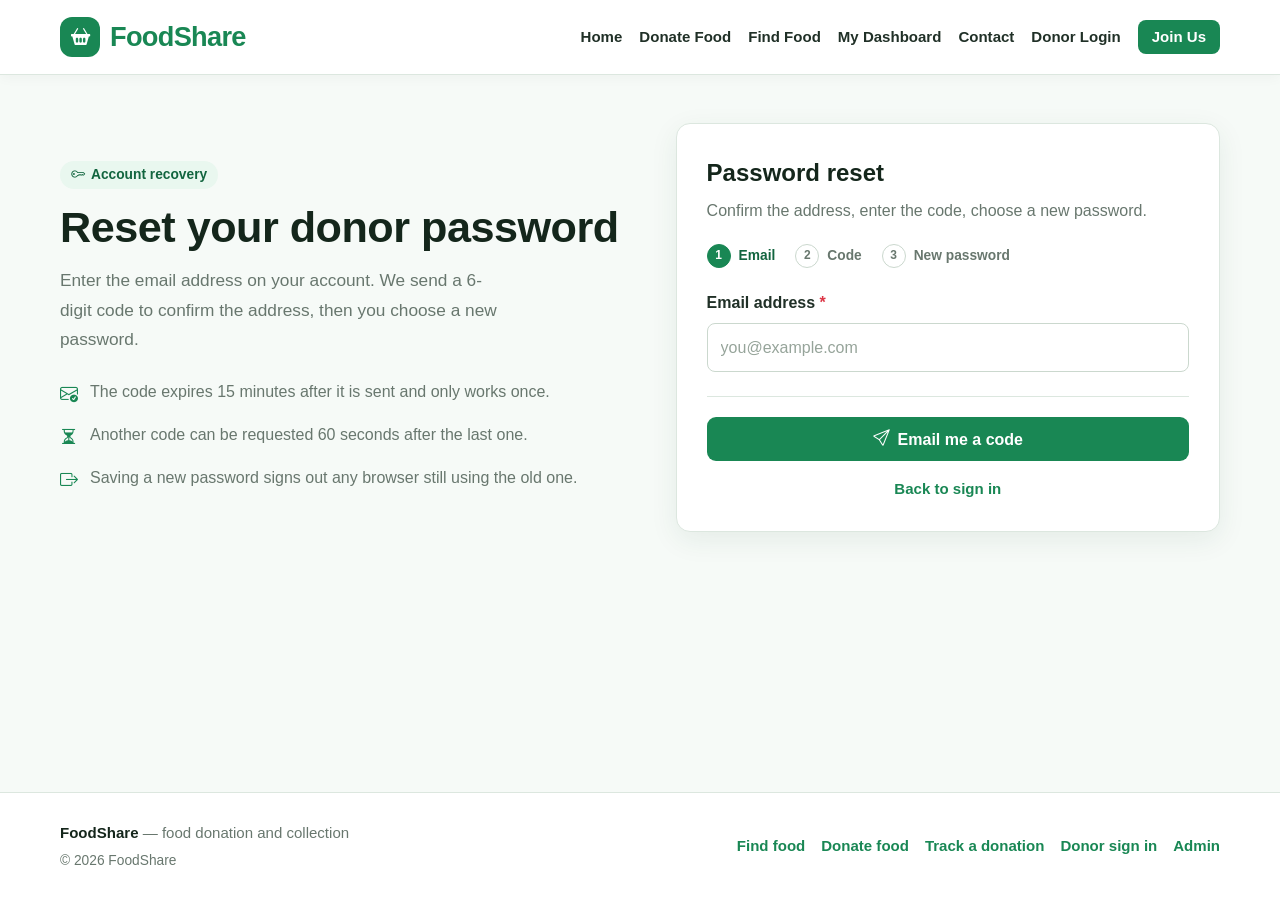
<file: html/forgot-password.html>
<!DOCTYPE html>
<html lang="en">
<head>
    <meta charset="UTF-8">
    <meta name="viewport" content="width=device-width, initial-scale=1.0">
    <meta name="description" content="Reset the password on a FoodShare donor account with a 6-digit email code.">
    <title>Reset Password | FoodShare</title>
    <link rel="icon" href="data:image/svg+xml,%3Csvg xmlns='http://www.w3.org/2000/svg' viewBox='0 0 100 100'%3E%3Crect width='100' height='100' rx='24' fill='%23198754'/%3E%3Cpath d='M28 70c0-22 18-38 44-38 0 22-18 38-44 38z' fill='%23fff'/%3E%3C/svg%3E">
    <link rel="stylesheet" href="../css/vendor/bootstrap-icons.css">
    <link rel="stylesheet" href="../css/style.css">
</head>
<body>

<header class="navbar">
    <div class="container navbar-inner">
        <a class="logo" href="index.html">
            <span class="logo-mark"><i class="bi bi-basket2-fill" aria-hidden="true"></i></span>
            <span>FoodShare</span>
        </a>

        <button class="nav-toggle" type="button" aria-expanded="false"
                aria-controls="site-nav" aria-label="Open menu">
            <i class="bi bi-list" aria-hidden="true"></i>
        </button>

        <nav class="nav-links" id="site-nav" aria-label="Main navigation">
            <a href="index.html">Home</a>
            <a href="donate.html">Donate Food</a>
            <a href="find-food.html">Find Food</a>
            <a href="donor-dashboard.html">My Dashboard</a>
            <a href="contact.html">Contact</a>
            <a href="donor-login.html" data-auth-link>Donor Login</a>
            <a href="donor-register.html" class="btn btn-small">Join Us</a>
        </nav>
    </div>
</header>

<main class="container">
    <div class="split-main split-main--center">
        <section class="login-intro">
            <span class="badge">
                <i class="bi bi-key" aria-hidden="true"></i>
                Account recovery
            </span>

            <h1>Reset your donor password</h1>

            <p>
                Enter the email address on your account. We send a 6-digit code
                to confirm the address, then you choose a new password.
            </p>

            <ul class="intro-list">
                <li>
                    <i class="bi bi-envelope-check" aria-hidden="true"></i>
                    <span>The code expires 15 minutes after it is sent and only works once.</span>
                </li>
                <li>
                    <i class="bi bi-hourglass-split" aria-hidden="true"></i>
                    <span>Another code can be requested 60 seconds after the last one.</span>
                </li>
                <li>
                    <i class="bi bi-box-arrow-right" aria-hidden="true"></i>
                    <span>Saving a new password signs out any browser still using the old one.</span>
                </li>
            </ul>
        </section>

        <section class="login-card" aria-labelledby="reset-heading">
            <h2 id="reset-heading">Password reset</h2>
            <p class="form-description">Confirm the address, enter the code, choose a new password.</p>

            <ol class="steps" aria-label="Reset steps">
                <li class="step is-current" data-step-index="1">
                    <span class="step-index">1</span> Email
                </li>
                <li class="step" data-step-index="2">
                    <span class="step-index">2</span> Code
                </li>
                <li class="step" data-step-index="3">
                    <span class="step-index">3</span> New password
                </li>
            </ol>

            <div id="reset-message" class="message" role="status" aria-live="polite"></div>

            <form id="reset-email-form" novalidate>
                <div class="form-group">
                    <label for="reset-email-input">Email address <span class="required">*</span></label>
                    <input id="reset-email-input" name="email" type="email" required
                           maxlength="255" autocomplete="username" placeholder="you@example.com">
                </div>

                <div class="form-actions">
                    <button id="send-reset-code" type="submit" class="btn btn-full">
                        <i class="bi bi-send" aria-hidden="true"></i>
                        Email me a code
                    </button>
                </div>
            </form>

            <form id="reset-code-form" novalidate hidden>
                <div class="recipient">
                    <i class="bi bi-envelope-check" aria-hidden="true"></i>
                    <span class="recipient-text">
                        <strong id="reset-code-email">you@example.com</strong>
                        <span>Code expires in <span id="reset-code-expiry">15</span> minutes.</span>
                    </span>
                    <button id="reset-change-email" type="button" class="link-btn">Change</button>
                </div>

                <p id="reset-demo-code" class="demo-code" hidden>
                    <i class="bi bi-info-circle" aria-hidden="true"></i>
                    Demo mode, no mail server set up. Code:
                    <span class="demo-code-value" id="reset-demo-value"></span>
                </p>

                <div class="form-group">
                    <label for="reset-code">6-digit code <span class="required">*</span></label>
                    <div id="reset-code-input"></div>
                    <p class="form-help" id="reset-code-help">Enter all six digits; the code is checked as soon as the last one is typed.</p>
                </div>

                <div class="resend-row">
                    <span id="reset-resend-timer">You can request another code shortly.</span>
                    <button id="reset-resend-code" type="button" class="link-btn" disabled>Resend code</button>
                </div>

                <div class="form-actions">
                    <button id="reset-verify-button" type="submit" class="btn btn-full" disabled>
                        <i class="bi bi-check2-circle" aria-hidden="true"></i>
                        Continue
                    </button>
                </div>
            </form>

            <form id="reset-password-form" novalidate hidden>
                <div class="form-group">
                    <label for="reset-new-password">New password <span class="required">*</span></label>
                    <input id="reset-new-password" name="new_password" type="password" required
                           minlength="8" maxlength="128" autocomplete="new-password">
                    <p class="form-help">At least 8 characters, and different from the current password.</p>
                </div>

                <div class="form-group">
                    <label for="reset-confirm-password">Repeat new password <span class="required">*</span></label>
                    <input id="reset-confirm-password" name="confirm_new_password" type="password"
                           required minlength="8" maxlength="128" autocomplete="new-password">
                </div>

                <div class="form-actions">
                    <button id="reset-save-button" type="submit" class="btn btn-full">
                        <i class="bi bi-shield-lock" aria-hidden="true"></i>
                        Save new password
                    </button>
                </div>
            </form>

            <p class="form-footer">
                <a href="donor-login.html">Back to sign in</a>
            </p>
        </section>
    </div>
</main>

<footer class="footer">
    <div class="container footer-inner">
        <div>
            <p><strong>FoodShare</strong> — food donation and collection</p>
            <p class="footer-copy">&copy; <span id="current-year"></span> FoodShare</p>
        </div>

        <nav class="footer-links" aria-label="Footer navigation">
            <a href="find-food.html">Find food</a>
            <a href="donate.html">Donate food</a>
            <a href="track.html">Track a donation</a>
            <a href="donor-login.html">Donor sign in</a>
            <a href="admin-login.html">Admin</a>
        </nav>
    </div>
</footer>

<script src="../js/api.js"></script>
<script src="../js/otp-input.js"></script>
<script src="../js/forgot-password.js"></script>
</body>
</html>
</file>
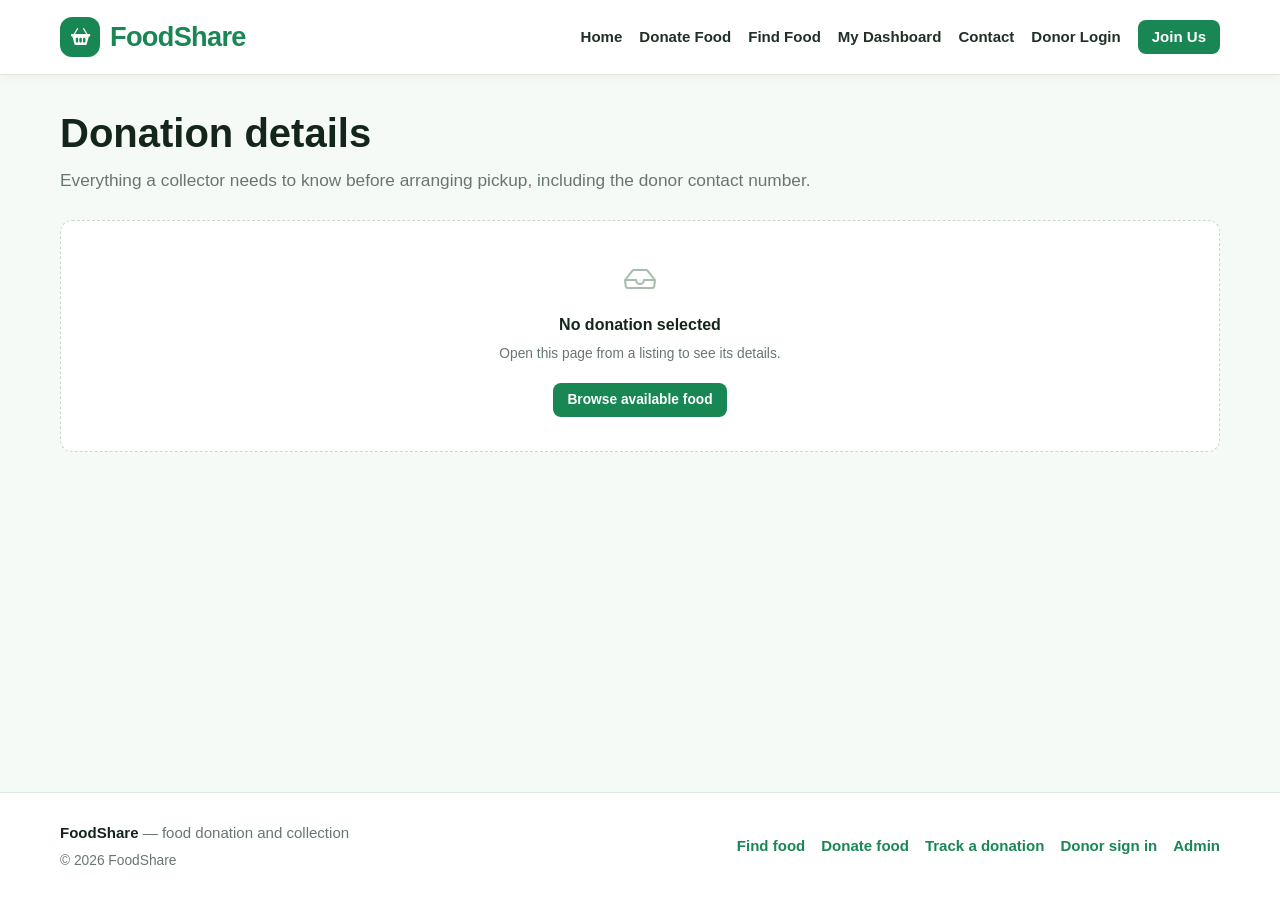
<file: html/track.html>
<!DOCTYPE html>
<html lang="en">
<head>
    <meta charset="UTF-8">
    <meta name="viewport" content="width=device-width, initial-scale=1.0">
    <meta name="description" content="View the details and donor contact for a FoodShare donation.">
    <title>Donation Details | FoodShare</title>
    <link rel="icon" href="data:image/svg+xml,%3Csvg xmlns='http://www.w3.org/2000/svg' viewBox='0 0 100 100'%3E%3Crect width='100' height='100' rx='24' fill='%23198754'/%3E%3Cpath d='M28 70c0-22 18-38 44-38 0 22-18 38-44 38z' fill='%23fff'/%3E%3C/svg%3E">
    <link rel="stylesheet" href="../css/vendor/bootstrap-icons.css">
    <link rel="stylesheet" href="../css/style.css">
</head>
<body>

<header class="navbar">
    <div class="container navbar-inner">
        <a class="logo" href="index.html">
            <span class="logo-mark"><i class="bi bi-basket2-fill" aria-hidden="true"></i></span>
            <span>FoodShare</span>
        </a>

        <button class="nav-toggle" type="button" aria-expanded="false"
                aria-controls="site-nav" aria-label="Open menu">
            <i class="bi bi-list" aria-hidden="true"></i>
        </button>

        <nav class="nav-links" id="site-nav" aria-label="Main navigation">
            <a href="index.html">Home</a>
            <a href="donate.html">Donate Food</a>
            <a href="find-food.html">Find Food</a>
            <a href="donor-dashboard.html">My Dashboard</a>
            <a href="contact.html">Contact</a>
            <a href="donor-login.html" data-auth-link>Donor Login</a>
            <a href="donor-register.html" class="btn btn-small">Join Us</a>
        </nav>
    </div>
</header>

<main class="container">
    <div class="page-head">
        <h1>Donation details</h1>
        <p class="page-intro">
            Everything a collector needs to know before arranging pickup,
            including the donor contact number.
        </p>
    </div>

    <div id="tracking-message" class="message" role="status" aria-live="polite"></div>

    <div id="tracking-body">
        <article class="panel detail-panel" id="donation-details" hidden>
            <header class="detail-head">
                <div>
                    <h2 id="detail-name">Donation</h2>
                    <p class="detail-id">
                        Donation <span id="detail-id"></span>
                    </p>
                </div>
                <span id="detail-status"></span>
            </header>

            <div id="detail-notice" class="message message-info" hidden></div>

            <dl class="detail-list">
                <div>
                    <dt>Category</dt>
                    <dd id="detail-category"></dd>
                </div>
                <div>
                    <dt>Type</dt>
                    <dd id="detail-type"></dd>
                </div>
                <div>
                    <dt>Quantity</dt>
                    <dd id="detail-quantity"></dd>
                </div>
                <div>
                    <dt>Pickup location</dt>
                    <dd id="detail-location"></dd>
                </div>
                <div>
                    <dt>Collect before</dt>
                    <dd id="detail-deadline"></dd>
                </div>
                <div>
                    <dt>Food expiry</dt>
                    <dd id="detail-expiry"></dd>
                </div>
                <div>
                    <dt>Packaging</dt>
                    <dd id="detail-packaging"></dd>
                </div>
                <div>
                    <dt>Donor</dt>
                    <dd id="detail-donor"></dd>
                </div>
            </dl>

            <div class="contact-block" id="contact-block">
                <div>
                    <p class="contact-label">Call the donor to arrange pickup</p>
                    <p class="contact-value" id="detail-contact">Not provided</p>
                </div>
                <a href="#" class="btn" id="call-donor">
                    <i class="bi bi-telephone" aria-hidden="true"></i>
                    Call now
                </a>
            </div>

            <div class="form-actions">
                <a href="find-food.html" class="btn btn-secondary">
                    <i class="bi bi-arrow-left" aria-hidden="true"></i>
                    Back to listings
                </a>
            </div>
        </article>
    </div>
</main>

<footer class="footer">
    <div class="container footer-inner">
        <div>
            <p><strong>FoodShare</strong> — food donation and collection</p>
            <p class="footer-copy">&copy; <span id="current-year"></span> FoodShare</p>
        </div>

        <nav class="footer-links" aria-label="Footer navigation">
            <a href="find-food.html">Find food</a>
            <a href="donate.html">Donate food</a>
            <a href="track.html">Track a donation</a>
            <a href="donor-login.html">Donor sign in</a>
            <a href="admin-login.html">Admin</a>
        </nav>
    </div>
</footer>

<script src="../js/api.js"></script>
<script src="../js/track.js"></script>
</body>
</html>
</file>
<file: css/style.css>
/* =====================================================
   FOODSHARE - SHARED STYLESHEET
   File: css/style.css

   Structure
   1.  Design tokens
   2.  Reset and base
   3.  Layout primitives
   4.  Typography helpers
   5.  Navigation
   6.  Buttons
   7.  Badges and status pills
   8.  Hero
   9.  Cards and listings
   10. Forms
   11. Verification code input
   12. Auth pages
   13. Tables and detail lists
   14. Dashboard and statistics
   15. Profile page
   16. Messages and empty states
   17. Footer and dialog
   18. Responsive rules
   19. Motion and print preferences

   Every class here is used by html/*.html or generated by
   js/*.js. Keep them in sync when the markup changes.
   ===================================================== */

/* =====================================================
   1. DESIGN TOKENS
   ===================================================== */

:root {
    /* Brand */
    --primary: #198754;
    --primary-dark: #12653f;
    --primary-light: #e9f7ef;
    --primary-ring: rgba(25, 135, 84, 0.18);
    --accent: #f4b942;

    /* Surfaces */
    --background: #f6faf7;
    --surface: #ffffff;
    --surface-sunken: #f0f5f1;
    --surface-header: #eff7f1;

    /* Text */
    --text: #203027;
    --text-strong: #14261b;
    --muted: #68776e;
    --muted-strong: #4d6958;

    /* Lines */
    --border: #dce7df;
    --border-strong: #cbd8ce;

    /* Feedback */
    --danger: #dc3545;
    --danger-dark: #b02a37;
    --warning: #ffc107;

    /* Tinted surfaces for messages and status pills */
    --success-surface: #d9f3e2;
    --success-ink: #14532d;
    --danger-surface: #fde2e2;
    --danger-ink: #842029;
    --info-surface: #e0f0ff;
    --info-ink: #084298;
    --amber-surface: #fff4d6;
    --amber-ink: #765500;
    --neutral-surface: #eef1ef;
    --neutral-ink: #48564d;

    /* Shape and depth */
    --radius-sm: 8px;
    --radius: 14px;
    --radius-pill: 999px;
    --shadow: 0 8px 28px rgba(25, 75, 45, 0.08);
    --shadow-soft: 0 3px 12px rgba(0, 0, 0, 0.035);
    --shadow-hover: 0 14px 35px rgba(25, 75, 45, 0.13);

    /* Layout */
    --page-max: 1160px;
    --page-gutter: 4%;
    --nav-height: 74px;

    /* Spacing scale */
    --space-xs: 6px;
    --space-sm: 10px;
    --space-md: 16px;
    --space-lg: 22px;
    --space-xl: 32px;

    /* Type scale */
    --font-body: Arial, Helvetica, sans-serif;
    --text-xs: 0.78rem;
    --text-sm: 0.86rem;
    --text-base: 1rem;
    --text-lg: 1.08rem;

    /* Motion */
    --transition: 0.2s ease;
}

/* =====================================================
   2. RESET AND BASE
   ===================================================== */

*,
*::before,
*::after {
    box-sizing: border-box;
}

* {
    margin: 0;
    padding: 0;
}

html {
    scroll-behavior: smooth;
    /* Keep anchored sections clear of the sticky header. */
    scroll-padding-top: calc(var(--nav-height) + 16px);
    -webkit-text-size-adjust: 100%;
}

body {
    display: flex;
    flex-direction: column;
    min-height: 100vh;
    font-family: var(--font-body);
    font-size: var(--text-base);
    line-height: 1.6;
    color: var(--text);
    background: var(--background);
    /*
     * Guards against a wide child pushing the page sideways.
     * clip (not hidden) so the sticky navbar still sticks.
     */
    overflow-x: clip;
}

main {
    /* Footer sits at the bottom even on short pages. */
    flex: 1 0 auto;
    min-width: 0;
}

img,
svg {
    display: block;
    max-width: 100%;
}

a {
    color: var(--primary);
    text-decoration: none;
    transition: color var(--transition);
}

a:hover {
    color: var(--primary-dark);
}

button,
input,
select,
textarea {
    font: inherit;
    color: inherit;
}

button {
    cursor: pointer;
    background: none;
    border: 0;
}

button:disabled {
    cursor: not-allowed;
    opacity: 0.65;
}

[hidden] {
    display: none !important;
}

:focus-visible {
    outline: 3px solid rgba(25, 135, 84, 0.55);
    outline-offset: 3px;
}

::selection {
    background: var(--primary-light);
    color: var(--primary-dark);
}

.sr-only {
    position: absolute;
    width: 1px;
    height: 1px;
    margin: -1px;
    padding: 0;
    overflow: hidden;
    clip: rect(0 0 0 0);
    white-space: nowrap;
    border: 0;
}

/* =====================================================
   3. LAYOUT PRIMITIVES
   ===================================================== */

.container {
    width: min(var(--page-max), 100% - (var(--page-gutter) * 2));
    margin-inline: auto;
}

.section {
    padding: 65px 0;
}

.text-center {
    text-align: center;
}

/* Form + aside pages (donate, contact, register, find food) */
.split-main {
    display: grid;
    grid-template-columns: minmax(0, 1.4fr) minmax(0, 1fr);
    align-items: start;
    gap: 26px;
    padding-top: 8px;
    padding-bottom: 40px;
}

/* Intro + sign-in card (login, password reset) */
.split-main--center {
    grid-template-columns: minmax(0, 1.05fr) minmax(0, 1fr);
    align-items: center;
    gap: 44px;
    padding-top: 48px;
    padding-bottom: 56px;
}

/* Listings + request panel */
.layout-aside {
    display: grid;
    grid-template-columns: minmax(0, 1.65fr) minmax(0, 1fr);
    align-items: start;
    gap: 24px;
}

.panel {
    padding: 26px;
    border: 1px solid var(--border);
    border-radius: var(--radius);
    background: var(--surface);
    box-shadow: var(--shadow);
    min-width: 0;
}

/* Panel heading row: title block on the left, action or count on the right */
.panel-head {
    display: flex;
    align-items: flex-start;
    justify-content: space-between;
    flex-wrap: wrap;
    gap: 12px;
    margin-bottom: 18px;
}

.panel-head h2 {
    color: var(--text-strong);
    font-size: 1.3rem;
    line-height: 1.3;
}

.panel-head > div {
    min-width: 0;
}

.panel-actions {
    display: flex;
    align-items: center;
    flex-wrap: wrap;
    gap: 10px;
}

.count-pill {
    display: inline-flex;
    align-items: center;
    justify-content: center;
    min-width: 34px;
    padding: 3px 12px;
    border-radius: var(--radius-pill);
    background: var(--primary-light);
    color: var(--primary-dark);
    font-size: var(--text-sm);
    font-weight: 700;
}

.page-head {
    margin: 35px 0 25px;
    max-width: 780px;
}

/* A centred page head has to sit in the middle of the page, not of its box. */
.page-head.text-center {
    margin-inline: auto;
}

.page-head h1 {
    margin-bottom: 10px;
    color: var(--text-strong);
    font-size: clamp(1.8rem, 4vw, 2.5rem);
    line-height: 1.15;
}

.page-intro {
    color: var(--muted);
    font-size: var(--text-lg);
    line-height: 1.65;
}

.muted {
    color: var(--muted);
}

/* =====================================================
   4. TYPOGRAPHY HELPERS
   ===================================================== */

.section-title {
    margin-bottom: 12px;
    color: var(--text-strong);
    font-size: clamp(1.7rem, 3vw, 2.5rem);
    line-height: 1.2;
}

.section-description {
    margin-bottom: 30px;
    color: var(--muted);
    font-size: var(--text-lg);
}

.eyebrow {
    margin-bottom: 8px;
    color: var(--primary);
    font-size: var(--text-xs);
    font-weight: 800;
    letter-spacing: 1.5px;
    text-transform: uppercase;
}

.panel-subtitle {
    margin-top: 5px;
    color: var(--muted);
    font-size: var(--text-sm);
    line-height: 1.6;
}

.form-description {
    margin-bottom: 20px;
    color: var(--muted);
    line-height: 1.6;
}

.form-help {
    margin-top: 6px;
    color: var(--muted);
    font-size: var(--text-sm);
    line-height: 1.5;
}

.form-help--block {
    margin-bottom: 16px;
}

.form-help--end {
    text-align: right;
}

.form-help a {
    font-weight: 700;
}

.form-footer {
    margin-top: 16px;
    color: var(--muted);
    font-size: 0.94rem;
    text-align: center;
}

.form-footer a {
    font-weight: 700;
}

/* Required field marker */
.required {
    color: var(--danger);
    font-weight: 700;
}

/* Text button that behaves like a link */
.link-btn {
    padding: 2px;
    border: 0;
    background: none;
    color: var(--primary);
    font-size: var(--text-sm);
    font-weight: 700;
    text-decoration: underline;
    text-underline-offset: 2px;
}

.link-btn:hover {
    color: var(--primary-dark);
}

.link-btn:disabled {
    color: var(--muted);
    cursor: not-allowed;
    text-decoration: none;
    opacity: 0.75;
}

/* =====================================================
   5. NAVIGATION
   ===================================================== */

.navbar {
    position: sticky;
    top: 0;
    z-index: 1000;
    background: var(--surface);
    border-bottom: 1px solid var(--border);
    box-shadow: var(--shadow-soft);
}

.navbar-inner {
    position: relative;
    display: flex;
    align-items: center;
    justify-content: space-between;
    flex-wrap: wrap;
    gap: 16px;
    min-height: var(--nav-height);
}

.logo {
    display: inline-flex;
    align-items: center;
    gap: 10px;
    color: var(--primary);
    font-size: 1.7rem;
    font-weight: 800;
    letter-spacing: -0.7px;
    line-height: 1.1;
}

.logo:hover {
    color: var(--primary-dark);
}

.logo-mark {
    display: grid;
    width: 40px;
    height: 40px;
    flex: 0 0 40px;
    place-items: center;
    border-radius: 12px;
    background: var(--primary);
    color: #ffffff;
    font-size: 1.2rem;
}

.logo .badge {
    font-size: 0.7rem;
    letter-spacing: 0.06em;
    text-transform: uppercase;
}

.nav-links {
    display: flex;
    align-items: center;
    justify-content: flex-end;
    flex-wrap: wrap;
    gap: 17px;
}

.nav-links a {
    color: var(--text);
    font-size: 0.94rem;
    font-weight: 600;
    white-space: nowrap;
}

.nav-links a:hover,
.nav-links a.active,
.nav-links a.is-active,
.nav-links a[aria-current="page"] {
    color: var(--primary);
}

/* A nav link that is also a button must not inherit link colours. */
.nav-links a.btn {
    color: #ffffff;
}

.nav-links a.btn:hover {
    color: #ffffff;
}

.nav-links a.btn-secondary,
.nav-links a.btn-ghost {
    color: var(--text);
}

/* Profile avatar link in the dashboard header */
.nav-profile-link {
    display: inline-flex;
    align-items: center;
    gap: 6px;
    padding: 4px;
    border-radius: var(--radius-pill);
    font-size: 1.15rem;
    line-height: 1;
}

.nav-profile-link:hover {
    background: var(--primary-light);
}

/* "Sign out" link swapped in by api.js for signed-in donors */
.nav-signout {
    color: var(--muted);
    font-weight: 600;
}

.nav-signout:hover {
    color: var(--danger);
}

.nav-toggle {
    display: none;
    width: 42px;
    height: 42px;
    flex: 0 0 42px;
    place-items: center;
    margin-left: auto;
    border: 1px solid var(--border);
    border-radius: 9px;
    background: #ffffff;
    color: var(--primary);
    font-size: 1.35rem;
    line-height: 1;
}

.nav-toggle:hover {
    background: var(--primary-light);
}

/* =====================================================
   6. BUTTONS
   ===================================================== */

.btn {
    display: inline-flex;
    align-items: center;
    justify-content: center;
    gap: 8px;
    min-height: 44px;
    padding: 11px 20px;
    border: 1px solid transparent;
    border-radius: 9px;
    background: var(--primary);
    color: #ffffff;
    font-size: var(--text-base);
    font-weight: 700;
    line-height: 1.2;
    text-align: center;
    transition: background var(--transition), color var(--transition),
        border-color var(--transition), transform var(--transition),
        box-shadow var(--transition);
}

.btn i {
    font-size: 1.05em;
}

.btn:hover {
    background: var(--primary-dark);
    color: #ffffff;
    transform: translateY(-1px);
}

.btn:active {
    transform: translateY(0);
}

.btn-outline {
    background: transparent;
    border-color: var(--primary);
    color: var(--primary);
}

.btn-outline:hover {
    background: var(--primary);
    color: #ffffff;
}

.btn-secondary {
    background: #e8eee9;
    border-color: transparent;
    color: var(--text);
}

.btn-secondary:hover {
    background: #d9e3dc;
    color: var(--text);
}

/*
 * track.js drops .btn (keeping .btn-secondary) when a donation has no
 * contact number, so the modifier has to carry the button box itself.
 */
.btn-secondary:not(.btn) {
    display: inline-flex;
    align-items: center;
    justify-content: center;
    gap: 8px;
    min-height: 44px;
    padding: 11px 20px;
    border: 1px solid transparent;
    border-radius: 9px;
    font-weight: 700;
    text-align: center;
}

.btn-ghost {
    background: transparent;
    border-color: var(--border);
    color: var(--muted);
}

.btn-ghost:hover {
    background: var(--primary-light);
    color: var(--primary-dark);
}

.btn-danger {
    background: var(--danger);
    color: #ffffff;
}

.btn-danger:hover {
    background: var(--danger-dark);
    color: #ffffff;
}

.btn-warning {
    background: var(--warning);
    color: #332700;
}

.btn-small {
    min-height: 34px;
    padding: 6px 13px;
    font-size: var(--text-sm);
    border-radius: var(--radius-sm);
}

.btn-full {
    width: 100%;
}

.btn:disabled,
.btn[aria-busy="true"] {
    opacity: 0.65;
    transform: none;
    cursor: not-allowed;
}

/* =====================================================
   7. BADGES AND STATUS PILLS
   ===================================================== */

.badge {
    display: inline-flex;
    align-items: center;
    gap: 6px;
    padding: 4px 11px;
    border-radius: var(--radius-pill);
    background: var(--primary-light);
    color: var(--primary-dark);
    font-size: var(--text-sm);
    font-weight: 700;
    line-height: 1.4;
}

.badge-warning {
    background: var(--amber-surface);
    color: var(--amber-ink);
}

.badge-danger {
    background: var(--danger-surface);
    color: var(--danger-ink);
}

/* Donation / request lifecycle pill built by App.statusBadge() */
.status {
    display: inline-flex;
    align-items: center;
    padding: 3px 11px;
    border-radius: var(--radius-pill);
    font-size: var(--text-xs);
    font-weight: 700;
    letter-spacing: 0.02em;
    white-space: nowrap;
}

.status-available,
.status-approved,
.status-fulfilled {
    background: var(--success-surface);
    color: var(--success-ink);
}

.status-reserved,
.status-pending {
    background: var(--amber-surface);
    color: var(--amber-ink);
}

.status-completed {
    background: var(--info-surface);
    color: var(--info-ink);
}

.status-expired,
.status-cancelled {
    background: var(--neutral-surface);
    color: var(--neutral-ink);
}

/* =====================================================
   8. HERO
   ===================================================== */

.hero {
    padding: 75px 0;
    overflow: hidden;
    background:
        radial-gradient(ellipse at 85% 25%, #d7f5e1 0%, transparent 42%),
        linear-gradient(120deg, #f1fff5, #ffffff);
}

.hero-layout {
    display: grid;
    grid-template-columns: minmax(0, 1fr) minmax(0, 0.95fr);
    align-items: center;
    gap: 55px;
}

.hero-content {
    max-width: 590px;
    min-width: 0;
}

.hero-content .badge {
    margin-bottom: 12px;
}

.hero-content h1 {
    margin: 22px 0;
    color: var(--text-strong);
    font-size: clamp(2.6rem, 4.6vw, 4.4rem);
    line-height: 1.05;
    letter-spacing: -1.5px;
}

.hero-content > p {
    margin-bottom: 27px;
    color: var(--muted);
    font-size: var(--text-lg);
    line-height: 1.8;
}

.hero-actions {
    display: flex;
    flex-wrap: wrap;
    gap: 12px;
}

.hero-actions .btn {
    min-height: 50px;
    padding: 13px 22px;
}

.hero-visual {
    position: relative;
    min-width: 0;
    padding: 0 0 35px 25px;
}

.hero-visual::before {
    position: absolute;
    z-index: 0;
    top: -20px;
    right: -15px;
    width: 75%;
    height: 75%;
    border-radius: 28px;
    background: #d7f0df;
    content: "";
}

.hero-visual > img {
    position: relative;
    z-index: 1;
    width: 100%;
    height: 430px;
    border: 7px solid #ffffff;
    border-radius: 25px;
    object-fit: cover;
    box-shadow: 0 25px 55px rgba(30, 70, 45, 0.16);
}

.image-note {
    position: absolute;
    z-index: 2;
    right: 0;
    bottom: 0;
    display: flex;
    align-items: center;
    gap: 13px;
    max-width: min(340px, calc(100% - 12px));
    padding: 17px 20px;
    border: 1px solid #e4eee6;
    border-radius: 15px;
    background: #ffffff;
    box-shadow: 0 12px 35px rgba(30, 70, 45, 0.13);
}

.note-icon {
    display: grid;
    flex: 0 0 44px;
    width: 44px;
    height: 44px;
    place-items: center;
    border-radius: 12px;
    background: #e7f7ec;
    color: var(--primary);
    font-size: 1.6rem;
}

.image-note strong {
    display: block;
    color: var(--text-strong);
    font-size: 0.95rem;
    line-height: 1.35;
}

.image-note p {
    margin-top: 3px;
    color: var(--muted);
    font-size: 0.82rem;
    line-height: 1.4;
}

/* =====================================================
   9. CARDS AND LISTINGS
   ===================================================== */

.grid {
    display: grid;
    grid-template-columns: repeat(3, minmax(0, 1fr));
    gap: 22px;
}

.card {
    padding: 24px;
    border: 1px solid var(--border);
    border-radius: var(--radius);
    background: var(--surface);
    box-shadow: var(--shadow);
    transition: transform var(--transition), box-shadow var(--transition);
}

.card:hover {
    transform: translateY(-3px);
    box-shadow: var(--shadow-hover);
}

.card h2,
.card h3 {
    margin-bottom: 10px;
    color: var(--text-strong);
    font-size: 1.2rem;
}

.card p {
    color: var(--muted);
    line-height: 1.65;
}

.card-icon {
    display: grid;
    width: 52px;
    height: 52px;
    margin-bottom: 18px;
    place-items: center;
    border-radius: 14px;
    background: var(--primary-light);
    color: var(--primary-dark);
    font-size: 1.6rem;
}

.card-link {
    display: inline-flex;
    align-items: center;
    gap: 6px;
    margin-top: 16px;
    font-weight: 700;
}

.card-link i {
    transition: transform var(--transition);
}

.card-link:hover i {
    transform: translateX(3px);
}

/* Donation cards (index.html and find-food.html) */
.listing-grid {
    display: grid;
    grid-template-columns: repeat(auto-fill, minmax(255px, 1fr));
    gap: 22px;
    min-width: 0;
}

.listing-meta {
    display: flex;
    align-items: center;
    justify-content: space-between;
    flex-wrap: wrap;
    gap: 12px;
    margin: 20px 0 16px;
    color: var(--muted);
    font-size: var(--text-sm);
}

.food-card {
    display: flex;
    flex-direction: column;
    gap: 14px;
    min-width: 0;
    padding: 22px;
    border: 1px solid var(--border);
    border-radius: var(--radius);
    background: #ffffff;
    box-shadow: var(--shadow);
    transition: transform var(--transition), box-shadow var(--transition);
}

.food-card:hover {
    transform: translateY(-2px);
    box-shadow: var(--shadow-hover);
}

.food-card-head {
    display: flex;
    align-items: flex-start;
    justify-content: space-between;
    gap: 10px;
}

.food-card-head h3 {
    color: var(--text-strong);
    font-size: 1.08rem;
    line-height: 1.35;
    /* Long food names must not push the card wider than its column. */
    overflow-wrap: anywhere;
}

.food-card-head > div {
    min-width: 0;
}

.fact-list,
.detail-list {
    display: grid;
    gap: 8px;
}

.fact-list > div,
.detail-list > div {
    display: grid;
    grid-template-columns: minmax(0, 0.85fr) minmax(0, 1.15fr);
    align-items: baseline;
    gap: 10px;
}

.fact-list dt,
.detail-list dt {
    color: var(--muted);
    font-size: var(--text-sm);
    font-weight: 700;
}

.fact-list dd,
.detail-list dd {
    color: var(--text);
    font-size: 0.94rem;
    overflow-wrap: anywhere;
}

.food-card-foot {
    display: flex;
    align-items: center;
    justify-content: space-between;
    flex-wrap: wrap;
    gap: 10px;
    margin-top: auto;
    padding-top: 14px;
    border-top: 1px solid var(--border);
}

.food-card .btn {
    margin-top: 0;
}

.donor {
    color: var(--muted);
    font-size: var(--text-sm);
    font-weight: 700;
    overflow-wrap: anywhere;
}

/* =====================================================
   10. FORMS
   ===================================================== */

form label {
    display: block;
    margin-bottom: 7px;
    font-weight: 700;
}

.form-group {
    min-width: 0;
    margin-bottom: 18px;
}

.form-group small {
    display: block;
    margin-top: 6px;
    color: var(--muted);
    font-size: 0.82rem;
    line-height: 1.5;
}

.form-group input,
.form-group select,
.form-group textarea,
.form-control,
.toolbar input,
.toolbar select {
    width: 100%;
    max-width: 100%;
    min-height: 46px;
    padding: 11px 13px;
    border: 1px solid var(--border-strong);
    border-radius: var(--radius-sm);
    outline: none;
    background: #ffffff;
    color: var(--text);
    font-size: var(--text-base);
    transition: border-color var(--transition), box-shadow var(--transition);
}

.form-group textarea {
    min-height: 120px;
    resize: vertical;
}

.form-group input:focus,
.form-group select:focus,
.form-group textarea:focus,
.form-control:focus,
.toolbar input:focus,
.toolbar select:focus {
    border-color: var(--primary);
    box-shadow: 0 0 0 3px var(--primary-ring);
}

.form-group input:focus-visible,
.form-group select:focus-visible,
.form-group textarea:focus-visible,
.toolbar input:focus-visible,
.toolbar select:focus-visible {
    /* The ring above already marks focus for text fields. */
    outline: none;
}

.form-group input::placeholder,
.form-group textarea::placeholder,
.toolbar input::placeholder {
    color: #96a49a;
}

input[readonly],
input:read-only {
    background: var(--surface-sunken);
    color: var(--muted);
    cursor: not-allowed;
}

.form-row {
    display: grid;
    grid-template-columns: repeat(auto-fit, minmax(190px, 1fr));
    gap: 0 16px;
}

.form-grid {
    display: grid;
    grid-template-columns: repeat(auto-fit, minmax(230px, 1fr));
    gap: 0 20px;
}

.form-actions {
    display: flex;
    align-items: center;
    flex-wrap: wrap;
    gap: 12px;
    margin-top: 24px;
    padding-top: 20px;
    border-top: 1px solid var(--border);
}

.form-actions button:disabled {
    opacity: 0.55;
    cursor: not-allowed;
    transform: none;
}

/* Filter and search bars */
.toolbar {
    display: grid;
    grid-template-columns: minmax(0, 1.4fr) minmax(0, 0.9fr) minmax(0, 1fr) auto;
    align-items: center;
    gap: 12px;
    margin: 4px 0 0;
}

.toolbar .btn {
    min-height: 46px;
    white-space: nowrap;
}

.toolbar--compact {
    grid-template-columns: minmax(0, 1.6fr) minmax(0, 0.9fr) minmax(0, 0.9fr);
    margin: 0 0 16px;
}

/* Admin mail test form */
.mail-test {
    display: grid;
    grid-template-columns: minmax(0, 1fr) auto;
    align-items: end;
    gap: 12px;
    margin-top: 16px;
}

.mail-test .form-group {
    margin-bottom: 0;
}

.mail-test .btn {
    min-height: 46px;
    white-space: nowrap;
}

/* Steps indicator (registration and password reset) */
.steps {
    display: flex;
    flex-wrap: wrap;
    gap: 10px 20px;
    margin-bottom: 22px;
    padding: 0;
    list-style: none;
}

.step {
    display: flex;
    align-items: center;
    gap: 8px;
    color: var(--muted);
    font-size: var(--text-sm);
    font-weight: 700;
}

.step-index {
    display: grid;
    place-items: center;
    width: 24px;
    height: 24px;
    border: 1px solid var(--border-strong);
    border-radius: 50%;
    background: #ffffff;
    color: var(--muted);
    font-size: 0.75rem;
}

.step.is-current {
    color: var(--primary-dark);
}

.step.is-current .step-index {
    border-color: var(--primary);
    background: var(--primary);
    color: #ffffff;
}

.step.is-done {
    color: var(--success-ink);
}

.step.is-done .step-index {
    border-color: var(--primary-light);
    background: var(--primary-light);
    color: var(--primary-dark);
}

/* Recipient summary shown after a code is sent */
.recipient {
    display: flex;
    align-items: flex-start;
    gap: 12px;
    margin-bottom: 18px;
    padding: 14px 16px;
    border: 1px solid var(--border);
    border-radius: var(--radius-sm);
    background: var(--surface-sunken);
}

.recipient > i {
    flex: 0 0 auto;
    margin-top: 2px;
    color: var(--primary);
    font-size: 1.15rem;
}

.recipient-text {
    display: grid;
    gap: 3px;
    flex: 1 1 auto;
    min-width: 0;
    color: var(--muted);
    font-size: var(--text-sm);
    line-height: 1.5;
}

.recipient-text strong {
    color: var(--text-strong);
    font-size: 0.95rem;
    overflow-wrap: anywhere;
}

.recipient .link-btn {
    flex: 0 0 auto;
    margin-left: auto;
}

/* Demo-mode code hint */
.demo-code {
    display: flex;
    align-items: center;
    flex-wrap: wrap;
    gap: 8px;
    margin-bottom: 18px;
    padding: 12px 14px;
    border: 1px dashed var(--border-strong);
    border-radius: var(--radius-sm);
    background: var(--amber-surface);
    color: var(--amber-ink);
    font-size: var(--text-sm);
}

.demo-code-value {
    padding: 2px 10px;
    border-radius: 6px;
    background: #ffffff;
    font-family: "Consolas", "Courier New", monospace;
    font-size: 1rem;
    font-weight: 700;
    letter-spacing: 0.22em;
}

.resend-row {
    display: flex;
    align-items: center;
    justify-content: space-between;
    flex-wrap: wrap;
    gap: 8px 14px;
    margin: 4px 0 18px;
    color: var(--muted);
    font-size: var(--text-sm);
}

/* =====================================================
   11. VERIFICATION CODE INPUT
   Built by js/otp-input.js: .otp-input > .otp-digit
   ===================================================== */

.otp-input {
    display: grid;
    grid-template-columns: repeat(6, minmax(0, 1fr));
    gap: 10px;
    max-width: 400px;
}

.otp-input .otp-digit {
    width: 100%;
    min-width: 0;
    height: 58px;
    padding: 0;
    border: 1px solid var(--border-strong);
    border-radius: 10px;
    background: #ffffff;
    color: var(--text-strong);
    font-size: 1.5rem;
    font-weight: 700;
    text-align: center;
    transition: border-color var(--transition), box-shadow var(--transition);
}

.otp-input .otp-digit:focus {
    border-color: var(--primary);
    box-shadow: 0 0 0 3px var(--primary-ring);
    outline: none;
}

.otp-input.is-invalid .otp-digit {
    border-color: var(--danger);
    background: #fff6f6;
}

.otp-input.is-invalid .otp-digit:focus {
    box-shadow: 0 0 0 3px rgba(220, 53, 69, 0.18);
}

.otp-input .otp-digit:disabled {
    background: var(--surface-sunken);
    color: var(--muted);
}

/* =====================================================
   12. AUTH PAGES
   ===================================================== */

.login-intro {
    min-width: 0;
}

.login-intro h1 {
    margin: 14px 0 14px;
    color: var(--text-strong);
    font-size: clamp(1.9rem, 3.4vw, 2.7rem);
    line-height: 1.15;
    letter-spacing: -0.5px;
}

.login-intro > p {
    max-width: 46ch;
    color: var(--muted);
    font-size: var(--text-lg);
    line-height: 1.7;
}

.intro-list {
    display: grid;
    gap: 14px;
    margin-top: 24px;
    padding: 0;
    list-style: none;
}

.intro-list li {
    display: flex;
    align-items: flex-start;
    gap: 12px;
    color: var(--muted);
    line-height: 1.6;
}

.intro-list i {
    flex: 0 0 auto;
    margin-top: 1px;
    color: var(--primary);
    font-size: 1.1rem;
}

.login-card,
.auth-card {
    min-width: 0;
    padding: 30px;
    border: 1px solid var(--border);
    border-radius: var(--radius);
    background: var(--surface);
    box-shadow: var(--shadow);
}

.auth-card {
    width: min(520px, 100%);
    margin-inline: auto;
}

.login-card h2,
.auth-card h2 {
    margin-bottom: 6px;
    color: var(--text-strong);
    font-size: 1.5rem;
}

.form-divider {
    display: flex;
    align-items: center;
    gap: 12px;
    margin: 22px 0;
    color: var(--muted);
    font-size: var(--text-sm);
    font-weight: 700;
    letter-spacing: 0.08em;
}

.form-divider::before,
.form-divider::after {
    content: "";
    flex: 1 1 0;
    height: 1px;
    background: var(--border);
}

.google-login-section {
    text-align: center;
}

.google-login-section .form-description {
    margin-bottom: 12px;
}

.google-signin-container {
    display: flex;
    align-items: center;
    justify-content: center;
    min-height: 44px;
    /* The Google script injects an iframe here; keep it inside the card. */
    max-width: 100%;
    overflow: hidden;
}

/* =====================================================
   13. TABLES AND DETAIL LISTS
   ===================================================== */

.table-wrapper {
    width: 100%;
    max-width: 100%;
    overflow-x: auto;
    border: 1px solid var(--border);
    border-radius: 12px;
    background: #ffffff;
    /* Makes horizontal scroll feel native on touch devices. */
    -webkit-overflow-scrolling: touch;
}

table {
    width: 100%;
    /* Every FoodShare table declares its columns with <colgroup>; honouring
       those percentages stops one cell from squeezing the others. */
    table-layout: fixed;
    border-collapse: collapse;
    font-size: 0.94rem;
}

th,
td {
    padding: 13px 15px;
    border-bottom: 1px solid var(--border);
    text-align: left;
    vertical-align: top;
}

th {
    background: var(--surface-header);
    color: var(--text-strong);
    font-size: var(--text-sm);
    font-weight: 700;
    /* Headers wrap between words, never mid-word ("Quantit y"). */
    white-space: normal;
    overflow-wrap: normal;
    word-break: normal;
    hyphens: none;
}

td {
    overflow-wrap: anywhere;
    word-break: break-word;
}

tbody tr:last-child td {
    border-bottom: 0;
}

tbody tr:hover {
    background: #f8fcf9;
}

.cell-title {
    display: block;
    color: var(--text-strong);
    font-weight: 700;
}

.cell-sub {
    display: block;
    margin-top: 2px;
    color: var(--muted);
    font-size: 0.82rem;
    line-height: 1.45;
}

td.cell-sub {
    color: var(--muted);
}

/*
   These cells used to force single lines, which starved the first column and
   broke labels mid-word once the table sat in a narrow panel. Values now wrap
   at spaces and only stay on one line when the column is wide enough.
 */
.cell-nowrap {
    white-space: normal;
}

.cell-actions {
    white-space: normal;
}

.table-actions {
    display: flex;
    align-items: center;
    flex-wrap: wrap;
    gap: 8px;
}

.table-actions .btn {
    flex: 1 1 auto;
    min-width: 0;
    /* Button labels must never split ("Com plete"). */
    white-space: nowrap;
}

.table-select {
    min-height: 32px;
    padding: 4px 8px;
    border: 1px solid var(--border-strong);
    border-radius: 6px;
    background: #ffffff;
    color: var(--text);
    font-size: 0.82rem;
    font-weight: 600;
}

.table-select:focus {
    border-color: var(--primary);
    box-shadow: 0 0 0 3px var(--primary-ring);
    outline: none;
}

/* Donation detail page */
.detail-panel {
    margin-bottom: 30px;
}

.detail-head {
    display: flex;
    align-items: flex-start;
    justify-content: space-between;
    flex-wrap: wrap;
    gap: 12px;
    margin-bottom: 20px;
    padding-bottom: 16px;
    border-bottom: 1px solid var(--border);
}

.detail-head h2 {
    color: var(--text-strong);
    font-size: 1.35rem;
    overflow-wrap: anywhere;
}

.detail-id {
    margin-top: 3px;
    color: var(--muted);
    font-size: var(--text-sm);
}

.detail-list {
    gap: 10px;
    margin: 0;
}

.detail-list--compact {
    gap: 8px;
    margin: 4px 0 0;
}

.detail-list--compact dt,
.detail-list--compact dd {
    font-size: var(--text-sm);
}

.contact-block {
    display: flex;
    align-items: center;
    justify-content: space-between;
    flex-wrap: wrap;
    gap: 14px;
    margin-top: 22px;
    padding: 16px 18px;
    border: 1px solid var(--border);
    border-radius: var(--radius-sm);
    background: var(--surface-sunken);
}

.contact-label {
    color: var(--muted);
    font-size: var(--text-sm);
    font-weight: 700;
}

.contact-value {
    color: var(--text-strong);
    font-size: 1.1rem;
    font-weight: 700;
    overflow-wrap: anywhere;
}

/* =====================================================
   14. DASHBOARD AND STATISTICS
   ===================================================== */

.dashboard {
    padding-top: 30px;
    padding-bottom: 50px;
}

.dashboard > * + .panel {
    margin-top: 22px;
}

/* The stats row already carries its own bottom margin. */
.dashboard > .stats-grid + .panel {
    margin-top: 0;
}

.dashboard-head {
    display: flex;
    align-items: center;
    justify-content: space-between;
    flex-wrap: wrap;
    gap: 16px;
    margin: 30px 0 20px;
}

.dashboard-head > div {
    min-width: 0;
}

.dashboard-head h1 {
    margin-bottom: 8px;
    color: var(--text-strong);
    font-size: clamp(1.6rem, 3.2vw, 2.15rem);
    line-height: 1.2;
}

.donor-meta {
    display: flex;
    align-items: center;
    flex-wrap: wrap;
    gap: 10px;
    color: var(--muted);
    font-size: var(--text-sm);
}

.donor-meta strong {
    color: var(--text-strong);
    overflow-wrap: anywhere;
}

.stats-grid {
    display: grid;
    grid-template-columns: repeat(auto-fit, minmax(170px, 1fr));
    gap: 16px;
    margin-bottom: 22px;
}

.stat-card {
    padding: 20px;
    border: 1px solid var(--border);
    border-radius: var(--radius);
    background: #ffffff;
    box-shadow: var(--shadow);
    min-width: 0;
}

.stat-card h3 {
    display: block;
    color: var(--muted);
    font-size: 0.9rem;
    font-weight: 700;
    line-height: 1.4;
}

.stat-card strong {
    display: block;
    margin-top: 6px;
    color: var(--primary-dark);
    font-size: 1.9rem;
    line-height: 1.15;
}

.stat-card--accent {
    border-color: #bfe3cd;
    background: var(--primary-light);
}

.stat-card--accent h3 {
    color: var(--primary-dark);
}

.stat-card--accent strong {
    color: var(--primary-dark);
}

.stat-card--muted {
    background: var(--surface-sunken);
}

.stat-card--muted strong {
    color: var(--muted-strong);
}

/* Six summary cards read better as a 3 x 2 block than as 6 thin columns. */
.stats-grid--balanced {
    grid-template-columns: repeat(3, minmax(0, 1fr));
}

.dashboard-grid {
    display: grid;
    grid-template-columns: minmax(0, 1.1fr) minmax(0, 1fr);
    align-items: start;
    gap: 22px;
}

/* =====================================================
   15. PROFILE PAGE
   ===================================================== */

.profile-page {
    max-width: 1000px;
    padding-top: 35px;
    padding-bottom: 60px;
}

.profile-panel {
    padding: 30px;
    overflow: hidden;
}

.profile-section-heading {
    margin-bottom: 20px;
}

.profile-section-heading h2 {
    margin-bottom: 7px;
    color: var(--text-strong);
    font-size: 1.35rem;
}

.profile-photo-area {
    display: flex;
    align-items: center;
    gap: 28px;
    padding: 6px 0 24px;
}

.profile-photo-wrap {
    flex: 0 0 144px;
    width: 144px;
    height: 144px;
    overflow: hidden;
    border: 4px solid var(--primary-light);
    border-radius: 50%;
    background: var(--surface-sunken);
    box-shadow: 0 4px 14px rgba(0, 0, 0, 0.08);
}

.profile-photo {
    width: 100%;
    height: 100%;
    object-fit: cover;
}

.profile-photo-actions {
    min-width: 0;
}

.profile-photo-actions h2 {
    margin-bottom: 5px;
    color: var(--text-strong);
    font-size: 1.25rem;
}

.profile-photo-buttons {
    display: flex;
    align-items: center;
    flex-wrap: wrap;
    gap: 10px;
    margin-top: 14px;
}

.profile-photo-buttons .btn {
    min-height: 40px;
    padding: 8px 16px;
    font-size: 0.92rem;
}

.profile-help {
    display: block;
    margin-top: 8px;
    color: var(--muted);
    font-size: 0.82rem;
    line-height: 1.5;
}

.profile-panel hr {
    height: 1px;
    margin: 10px 0 26px;
    border: 0;
    background: var(--border);
}

.profile-panel .form-group {
    margin-bottom: 18px;
}

/* File inputs are triggered by a styled label button. */
input[type="file"] {
    max-width: 100%;
}

/* =====================================================
   15b. DONOR ACCOUNT PAGES (dashboard header + profile)
   ===================================================== */

.account-page {
    padding-top: 30px;
    padding-bottom: 50px;
}

.account-layout {
    display: grid;
    grid-template-columns: 230px minmax(0, 1fr);
    align-items: start;
    gap: 24px;
}

/* Section navigation shared by the profile page */
.account-nav {
    position: sticky;
    top: calc(var(--nav-height) + 16px);
    display: grid;
    gap: 4px;
    padding: 14px;
    border: 1px solid var(--border);
    border-radius: var(--radius);
    background: var(--surface);
    box-shadow: var(--shadow);
}

.account-nav-link {
    display: flex;
    align-items: center;
    gap: 10px;
    padding: 11px 12px;
    border-radius: var(--radius-sm);
    color: var(--text);
    font-size: 0.94rem;
    font-weight: 600;
    transition: background var(--transition), color var(--transition);
}

.account-nav-link i {
    color: var(--muted);
    font-size: 1.05rem;
}

.account-nav-link:hover {
    background: var(--primary-light);
    color: var(--primary-dark);
}

.account-nav-link:hover i {
    color: var(--primary-dark);
}

.account-nav-link.is-current,
.account-nav-link[aria-current="page"] {
    background: var(--primary-light);
    color: var(--primary-dark);
}

.account-nav-link.is-current i,
.account-nav-link[aria-current="page"] i {
    color: var(--primary-dark);
}

.account-main {
    min-width: 0;
}

.account-main .page-head {
    margin-top: 0;
}

.account-grid {
    display: grid;
    grid-template-columns: minmax(0, 1.35fr) minmax(0, 1fr);
    align-items: start;
    gap: 22px;
}

.account-col {
    display: grid;
    gap: 22px;
    min-width: 0;
}

/* Avatars: dashboard header, profile summary and photo preview */
.avatar {
    position: relative;
    flex: 0 0 auto;
}

.avatar-img {
    display: block;
    width: 96px;
    height: 96px;
    border: 3px solid var(--primary-light);
    border-radius: 50%;
    background: var(--surface-sunken);
    object-fit: cover;
}

.avatar--sm .avatar-img {
    width: 68px;
    height: 68px;
    border-width: 2px;
}

.avatar-badge {
    position: absolute;
    right: -2px;
    bottom: 2px;
    display: grid;
    width: 32px;
    height: 32px;
    place-items: center;
    border: 2px solid var(--surface);
    border-radius: 50%;
    background: var(--primary);
    color: #ffffff;
    font-size: 0.9rem;
}

.avatar-badge:hover {
    background: var(--primary-dark);
    color: #ffffff;
}

.photo-preview {
    display: grid;
    place-items: center;
    margin-bottom: 18px;
}

.photo-preview .avatar-img {
    width: 140px;
    height: 140px;
    border-width: 4px;
}

.photo-actions {
    display: flex;
    flex-wrap: wrap;
    gap: 10px;
}

.photo-actions .btn {
    min-height: 40px;
    padding: 8px 16px;
    font-size: 0.92rem;
}

/* Dashboard header identity block */
.dashboard-identity {
    display: flex;
    align-items: center;
    gap: 16px;
    min-width: 0;
}

.dashboard-identity h1 {
    margin-bottom: 6px;
}

/* Profile summary card */
.identity-card {
    background: linear-gradient(180deg, #ffffff 0%, #fbfefc 100%);
}

.identity-head {
    display: flex;
    align-items: center;
    gap: 18px;
}

.identity-text {
    min-width: 0;
}

.identity-text h2 {
    color: var(--text-strong);
    font-size: 1.45rem;
    line-height: 1.25;
    overflow-wrap: anywhere;
}

.identity-badges {
    display: flex;
    flex-wrap: wrap;
    align-items: center;
    gap: 8px;
    margin-top: 8px;
}

.identity-list {
    display: grid;
    gap: 10px;
    margin-top: 20px;
    padding-top: 18px;
    border-top: 1px solid var(--border);
}

.identity-list > div {
    display: grid;
    grid-template-columns: minmax(0, 155px) minmax(0, 1fr);
    align-items: baseline;
    gap: 10px;
}

.identity-list dt {
    display: flex;
    align-items: center;
    gap: 8px;
    color: var(--muted);
    font-size: var(--text-sm);
    font-weight: 700;
}

.identity-list dt i {
    color: var(--primary);
    font-size: 0.95rem;
}

.identity-list dd {
    color: var(--text-strong);
    font-weight: 600;
    overflow-wrap: anywhere;
}

/* Icons inside panel headings */
.panel-head h2 i {
    margin-right: 4px;
    color: var(--primary);
    font-size: 0.95em;
}

/* Read-only field decoration and password reveal button */
.input-with-icon,
.input-with-action {
    position: relative;
}

.input-with-icon input {
    padding-right: 44px;
}

.input-with-icon > i {
    position: absolute;
    top: 50%;
    right: 14px;
    transform: translateY(-50%);
    color: var(--muted);
    font-size: 0.95rem;
    pointer-events: none;
}

.input-with-action input {
    padding-right: 50px;
}

.input-action {
    position: absolute;
    top: 50%;
    right: 6px;
    display: grid;
    width: 38px;
    height: 38px;
    place-items: center;
    transform: translateY(-50%);
    border-radius: var(--radius-sm);
    background: transparent;
    color: var(--muted);
    font-size: 1rem;
}

.input-action:hover {
    background: var(--surface-sunken);
    color: var(--primary-dark);
}

/* Destructive section */
.danger-panel {
    border-color: #f0c8c8;
    background: #fffafa;
}

.danger-panel h2,
.danger-panel h2 i {
    color: var(--danger-ink);
}

.danger-text {
    margin-bottom: 16px;
    color: var(--muted);
    font-size: 0.94rem;
    line-height: 1.6;
}

.danger-panel .btn-danger {
    margin-bottom: 4px;
}

/* =====================================================
   16. MESSAGES AND EMPTY STATES
   ===================================================== */

.message {
    margin: 14px 0;
    padding: 12px 15px;
    border-left: 4px solid transparent;
    border-radius: var(--radius-sm);
    font-size: 0.94rem;
    line-height: 1.55;
    overflow-wrap: anywhere;
}

.message:empty {
    display: none;
}

.message-success {
    border-left-color: var(--primary);
    background: var(--success-surface);
    color: var(--success-ink);
}

.message-error {
    border-left-color: var(--danger);
    background: var(--danger-surface);
    color: var(--danger-ink);
}

.message-info {
    border-left-color: #2f7ed8;
    background: var(--info-surface);
    color: var(--info-ink);
}

.message-warning {
    border-left-color: var(--warning);
    background: var(--amber-surface);
    color: var(--amber-ink);
}

.empty-state {
    display: grid;
    justify-items: center;
    gap: 6px;
    padding: 34px 20px;
    border: 1px dashed #c9d8ce;
    border-radius: 12px;
    background: var(--surface);
    color: var(--muted);
    text-align: center;
}

.empty-state i {
    color: #a9bcae;
    font-size: 2rem;
}

.empty-state strong {
    color: var(--text-strong);
    font-size: 1rem;
}

.empty-state span {
    font-size: var(--text-sm);
}

.loading {
    padding: 26px 16px;
    color: var(--muted);
    font-size: 0.94rem;
    text-align: center;
}

/* =====================================================
   17. FOOTER AND DIALOG
   ===================================================== */

.footer,
.site-footer {
    margin-top: 55px;
    padding: 28px 0;
    border-top: 1px solid var(--border);
    background: #ffffff;
    color: var(--muted);
    font-size: 0.94rem;
    text-align: center;
}

.footer-inner {
    display: flex;
    align-items: center;
    justify-content: space-between;
    flex-wrap: wrap;
    gap: 18px;
    text-align: left;
}

.footer strong {
    color: var(--text-strong);
}

.footer-copy {
    margin-top: 5px;
    font-size: var(--text-sm);
}

.footer-links {
    display: flex;
    align-items: center;
    flex-wrap: wrap;
    gap: 8px 16px;
}

.footer-links a {
    font-weight: 600;
}

/* Delete-account confirmation */
dialog {
    width: min(560px, calc(100vw - 32px));
    max-height: calc(100vh - 48px);
    margin: auto;
    padding: 0;
    border: 0;
    background: transparent;
    overflow: auto;
}

dialog::backdrop {
    background: rgba(16, 32, 24, 0.5);
}

dialog .panel h2 {
    margin-bottom: 10px;
    color: var(--text-strong);
    font-size: 1.3rem;
}

dialog .panel > p {
    margin-bottom: 18px;
    color: var(--muted);
    line-height: 1.6;
}

/* =====================================================
   18. RESPONSIVE RULES
   Desktop default, narrowing down in four steps.
   ===================================================== */

/* Large tablets and small laptops */
@media (max-width: 1080px) {
    .dashboard-grid {
        grid-template-columns: minmax(0, 1fr);
    }

    .account-grid {
        grid-template-columns: minmax(0, 1fr);
    }

    .account-layout {
        grid-template-columns: 196px minmax(0, 1fr);
    }

    .split-main--center {
        gap: 32px;
    }

    .hero-layout {
        gap: 38px;
    }

    .hero-content h1 {
        font-size: clamp(2.4rem, 5vw, 3.4rem);
    }
}

/* Tablet: collapse the two-column page layouts */
@media (max-width: 900px) {
    .navbar-inner {
        min-height: 68px;
    }

    .nav-toggle {
        display: grid;
    }

    .nav-links {
        display: none;
        width: 100%;
        align-items: stretch;
        flex-direction: column;
        gap: 0;
        padding: 6px 0 14px;
        border-top: 1px solid var(--border);
    }

    /* api.js toggles .is-open, donor-profile.js toggles .active. */
    .nav-links.is-open,
    .nav-links.active {
        display: flex;
    }

    .nav-links a {
        display: block;
        padding: 11px 6px;
        border-radius: var(--radius-sm);
        white-space: normal;
    }

    .nav-links a:hover {
        background: var(--primary-light);
    }

    .nav-links a.btn {
        margin-top: 8px;
        text-align: center;
    }

    .nav-links a.nav-profile-link {
        display: none;
    }

    .split-main,
    .split-main--center,
    .layout-aside,
    .account-layout {
        grid-template-columns: minmax(0, 1fr);
        gap: 22px;
    }

    /* The account menu becomes a horizontal strip above the content. */
    .account-nav {
        position: static;
        display: flex;
        flex-wrap: wrap;
        gap: 8px;
        padding: 10px;
    }

    .account-nav-link {
        flex: 0 0 auto;
        padding: 9px 14px;
        border: 1px solid var(--border);
    }

    .split-main--center {
        gap: 26px;
        padding-top: 34px;
    }

    .dashboard-grid {
        gap: 20px;
    }

    .stats-grid--balanced {
        grid-template-columns: repeat(2, minmax(0, 1fr));
    }

    .hero {
        padding: 55px 0;
    }

    .hero-layout {
        grid-template-columns: minmax(0, 1fr);
        gap: 34px;
    }

    .hero-content {
        max-width: 680px;
    }

    .hero-content h1 {
        font-size: clamp(2.3rem, 7vw, 3.2rem);
        letter-spacing: -1px;
    }

    .hero-visual {
        padding: 0 0 30px;
    }

    .hero-visual > img {
        height: 340px;
    }

    /*
       Tighter cell padding and stacked row actions keep the data tables
       readable in a half-width panel without a horizontal scrollbar.
     */
    th,
    td {
        padding: 10px 12px;
    }

    .table-actions {
        flex-direction: column;
        align-items: stretch;
        gap: 6px;
    }

    .table-actions .btn {
        width: 100%;
    }

    .toolbar {
        grid-template-columns: minmax(0, 1fr) minmax(0, 1fr);
    }

    .toolbar > *:last-child {
        grid-column: 1 / -1;
    }

    .toolbar .btn {
        width: 100%;
    }

    .toolbar--compact {
        grid-template-columns: repeat(2, minmax(0, 1fr));
    }

    .toolbar--compact > *:last-child {
        grid-column: auto;
    }

    .mail-test {
        grid-template-columns: minmax(0, 1fr);
    }

    .mail-test .btn {
        width: 100%;
    }
}

/* Phones */
@media (max-width: 700px) {
    .section {
        padding: 46px 0;
    }

    .panel,
    .login-card,
    .auth-card {
        padding: 20px;
    }

    .page-head {
        margin: 26px 0 20px;
    }

    .page-head h1 {
        font-size: 1.75rem;
    }

    .page-intro {
        font-size: var(--text-base);
    }

    .dashboard {
        padding-top: 22px;
        padding-bottom: 36px;
    }

    .dashboard-head {
        align-items: flex-start;
        flex-direction: column;
        gap: 14px;
        margin: 22px 0 18px;
    }

    .panel-actions {
        width: 100%;
    }

    .panel-actions .btn {
        flex: 1 1 auto;
    }

    .stats-grid {
        grid-template-columns: repeat(2, minmax(0, 1fr));
    }

    .stats-grid--balanced {
        grid-template-columns: repeat(2, minmax(0, 1fr));
    }

    .stat-card {
        padding: 16px;
    }

    .stat-card strong {
        font-size: 1.6rem;
    }

    .form-actions {
        flex-direction: column;
        align-items: stretch;
    }

    .form-actions .btn {
        width: 100%;
    }

    .panel-head {
        align-items: flex-start;
    }

    .profile-page {
        padding-top: 24px;
        padding-bottom: 40px;
    }

    .profile-panel {
        padding: 20px;
    }

    .profile-photo-area {
        align-items: flex-start;
        gap: 18px;
    }

    .profile-photo-wrap {
        flex-basis: 104px;
        width: 104px;
        height: 104px;
    }

    .profile-photo-buttons .btn {
        width: 100%;
    }

    .footer-inner {
        flex-direction: column;
        text-align: center;
    }

    .footer-links {
        justify-content: center;
    }

    .contact-block {
        flex-direction: column;
        align-items: stretch;
        gap: 12px;
    }

    .contact-block .btn {
        width: 100%;
    }

    .detail-head {
        flex-direction: column;
        align-items: flex-start;
    }

    .recipient {
        flex-wrap: wrap;
    }

    .recipient .link-btn {
        margin-left: 0;
    }

    .detail-list > div,
    .fact-list > div {
        grid-template-columns: minmax(0, 1fr);
        gap: 2px;
    }

    .identity-head {
        align-items: flex-start;
        flex-direction: column;
        gap: 14px;
    }

    .identity-list > div {
        grid-template-columns: minmax(0, 1fr);
        gap: 2px;
    }

    .identity-list dt {
        font-size: var(--text-xs);
        text-transform: uppercase;
        letter-spacing: 0.04em;
    }

    .photo-actions .btn {
        width: 100%;
    }

    .dashboard-identity {
        gap: 12px;
    }

    .avatar--sm .avatar-img {
        width: 56px;
        height: 56px;
    }

    .detail-list dt,
    .fact-list dt {
        font-size: var(--text-xs);
        text-transform: uppercase;
        letter-spacing: 0.04em;
    }
}

/* Small phones */
@media (max-width: 520px) {
    .container {
        width: min(var(--page-max), 100% - 24px);
    }

    .hero {
        padding: 40px 0;
    }

    .hero-content h1 {
        font-size: 2.3rem;
        letter-spacing: -0.8px;
    }

    .hero-content > p {
        font-size: var(--text-base);
        line-height: 1.7;
    }

    .hero-actions {
        flex-direction: column;
        align-items: stretch;
    }

    .hero-actions .btn {
        width: 100%;
    }

    .hero-visual::before {
        display: none;
    }

    .hero-visual > img {
        height: 240px;
        border-width: 4px;
        border-radius: 18px;
    }

    /* The floating note would cover the photo on a narrow screen. */
    .image-note {
        position: static;
        max-width: 100%;
        margin-top: 14px;
        padding: 13px 14px;
    }

    .hero-visual {
        padding-bottom: 0;
    }

    .grid,
    .listing-grid {
        grid-template-columns: minmax(0, 1fr);
    }

    .form-row,
    .form-grid {
        grid-template-columns: minmax(0, 1fr);
    }

    .toolbar,
    .toolbar--compact {
        grid-template-columns: minmax(0, 1fr);
    }

    .steps {
        gap: 8px 14px;
    }

    .step {
        font-size: var(--text-xs);
    }

    .otp-input {
        gap: 7px;
        max-width: none;
    }

    .otp-input .otp-digit {
        height: 50px;
        font-size: 1.25rem;
        border-radius: 8px;
    }

    .stats-grid,
    .stats-grid--balanced {
        grid-template-columns: minmax(0, 1fr);
    }

    .profile-photo-area {
        flex-direction: column;
        align-items: center;
        text-align: center;
    }

    .profile-photo-buttons {
        justify-content: center;
    }

    .profile-photo-buttons .btn {
        width: 100%;
    }

    .login-card,
    .auth-card {
        padding: 18px;
    }

    .account-page {
        padding-top: 22px;
    }

    .account-nav-link {
        flex: 1 1 auto;
        justify-content: center;
        font-size: var(--text-sm);
    }

    .photo-preview .avatar-img {
        width: 112px;
        height: 112px;
    }

    .message {
        font-size: 0.9rem;
    }

    .table-wrapper table {
        min-width: 560px;
    }
}

/* Very narrow screens (320px class devices) */
@media (max-width: 380px) {
    .logo {
        font-size: 1.4rem;
    }

    .logo-mark {
        width: 34px;
        height: 34px;
        flex-basis: 34px;
        font-size: 1rem;
        border-radius: 10px;
    }

    .hero-content h1 {
        font-size: 2rem;
    }

    .demo-code-value {
        letter-spacing: 0.12em;
    }
}

/* =====================================================
   19. MOTION, HOVER AND PRINT PREFERENCES
   ===================================================== */

@media (hover: none) {
    /* Touch devices should not stick in the hovered state. */
    .card:hover,
    .food-card:hover,
    .btn:hover {
        transform: none;
    }
}

@media (prefers-reduced-motion: reduce) {
    html {
        scroll-behavior: auto;
    }

    *,
    *::before,
    *::after {
        animation-duration: 0.001ms !important;
        animation-iteration-count: 1 !important;
        transition-duration: 0.001ms !important;
        scroll-behavior: auto !important;
    }

    .card:hover,
    .food-card:hover,
    .btn:hover {
        transform: none;
    }
}

@media print {
    .navbar,
    .footer,
    .site-footer,
    .nav-toggle,
    .panel-actions,
    .form-actions,
    .hero-actions {
        display: none !important;
    }

    body {
        background: #ffffff;
        color: #000000;
    }

    .panel,
    .card,
    .food-card {
        box-shadow: none;
        border-color: #999999;
        break-inside: avoid;
    }
}
</file>
